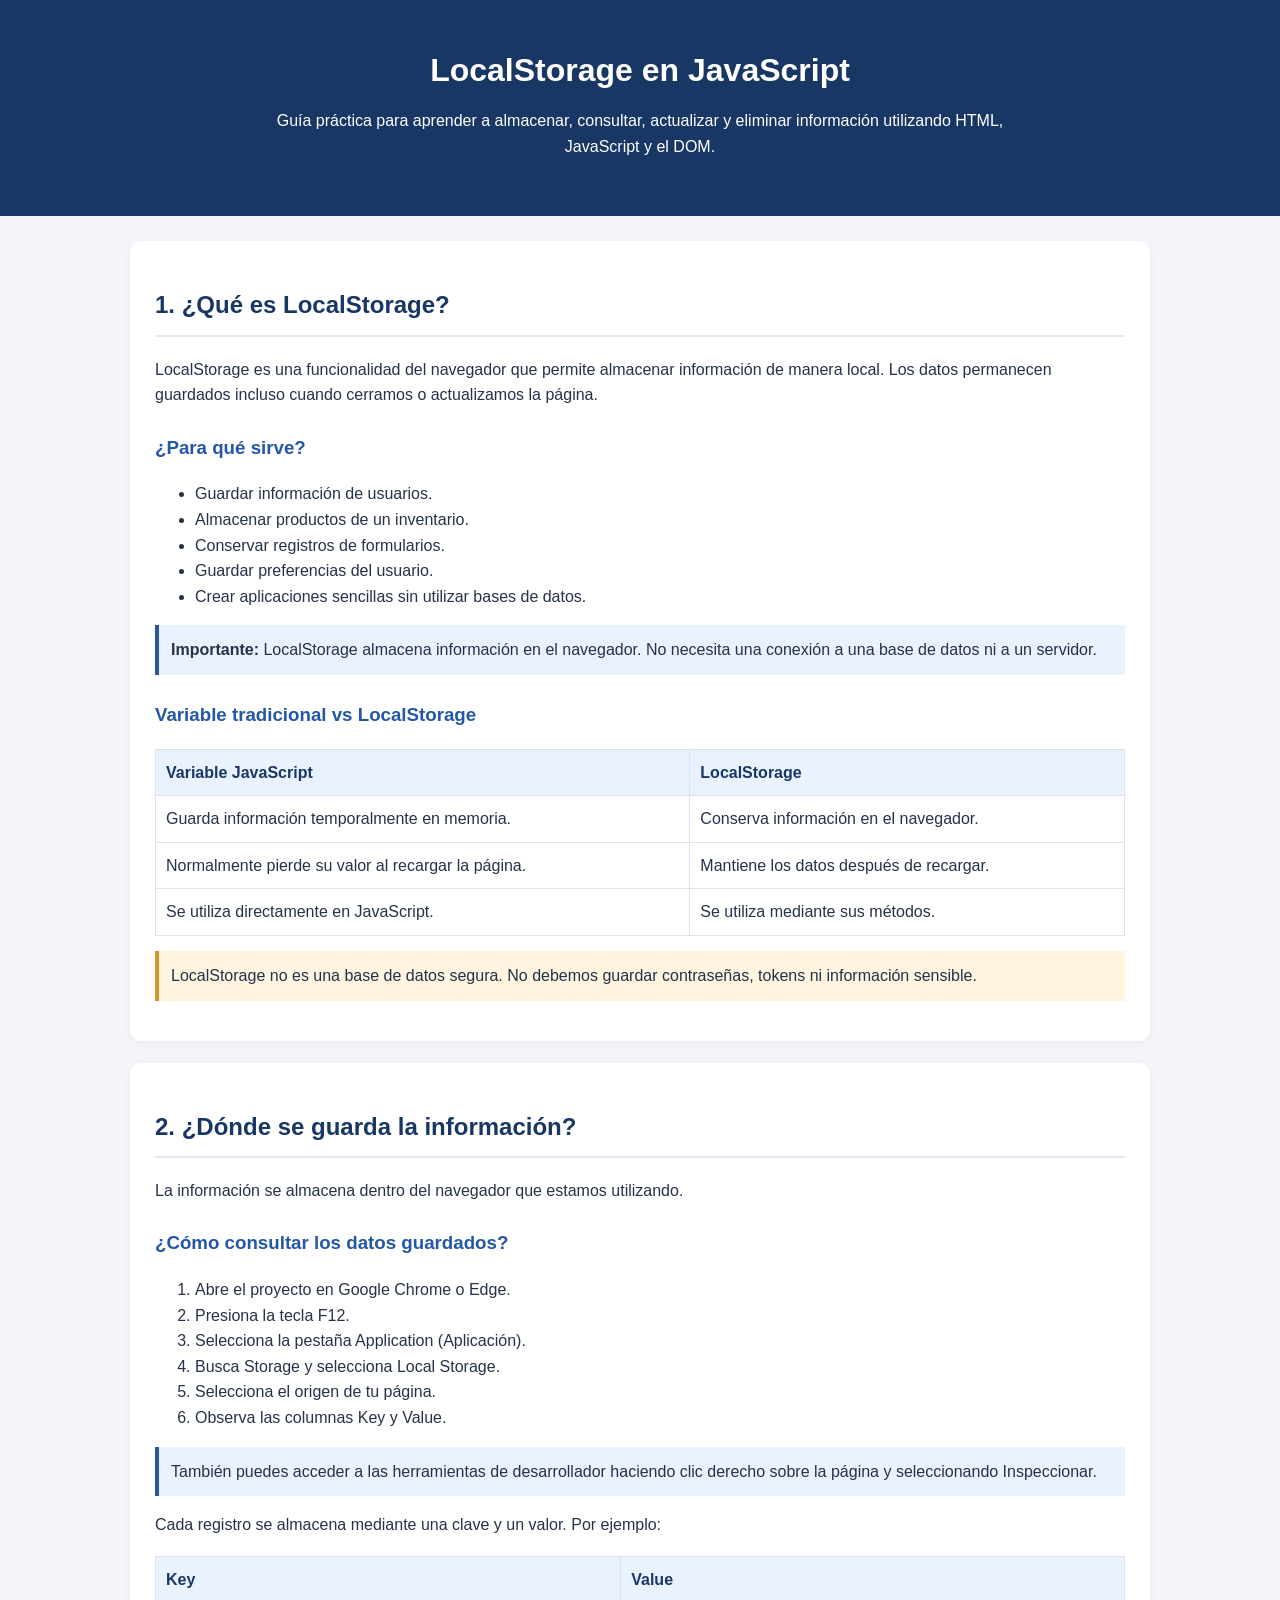
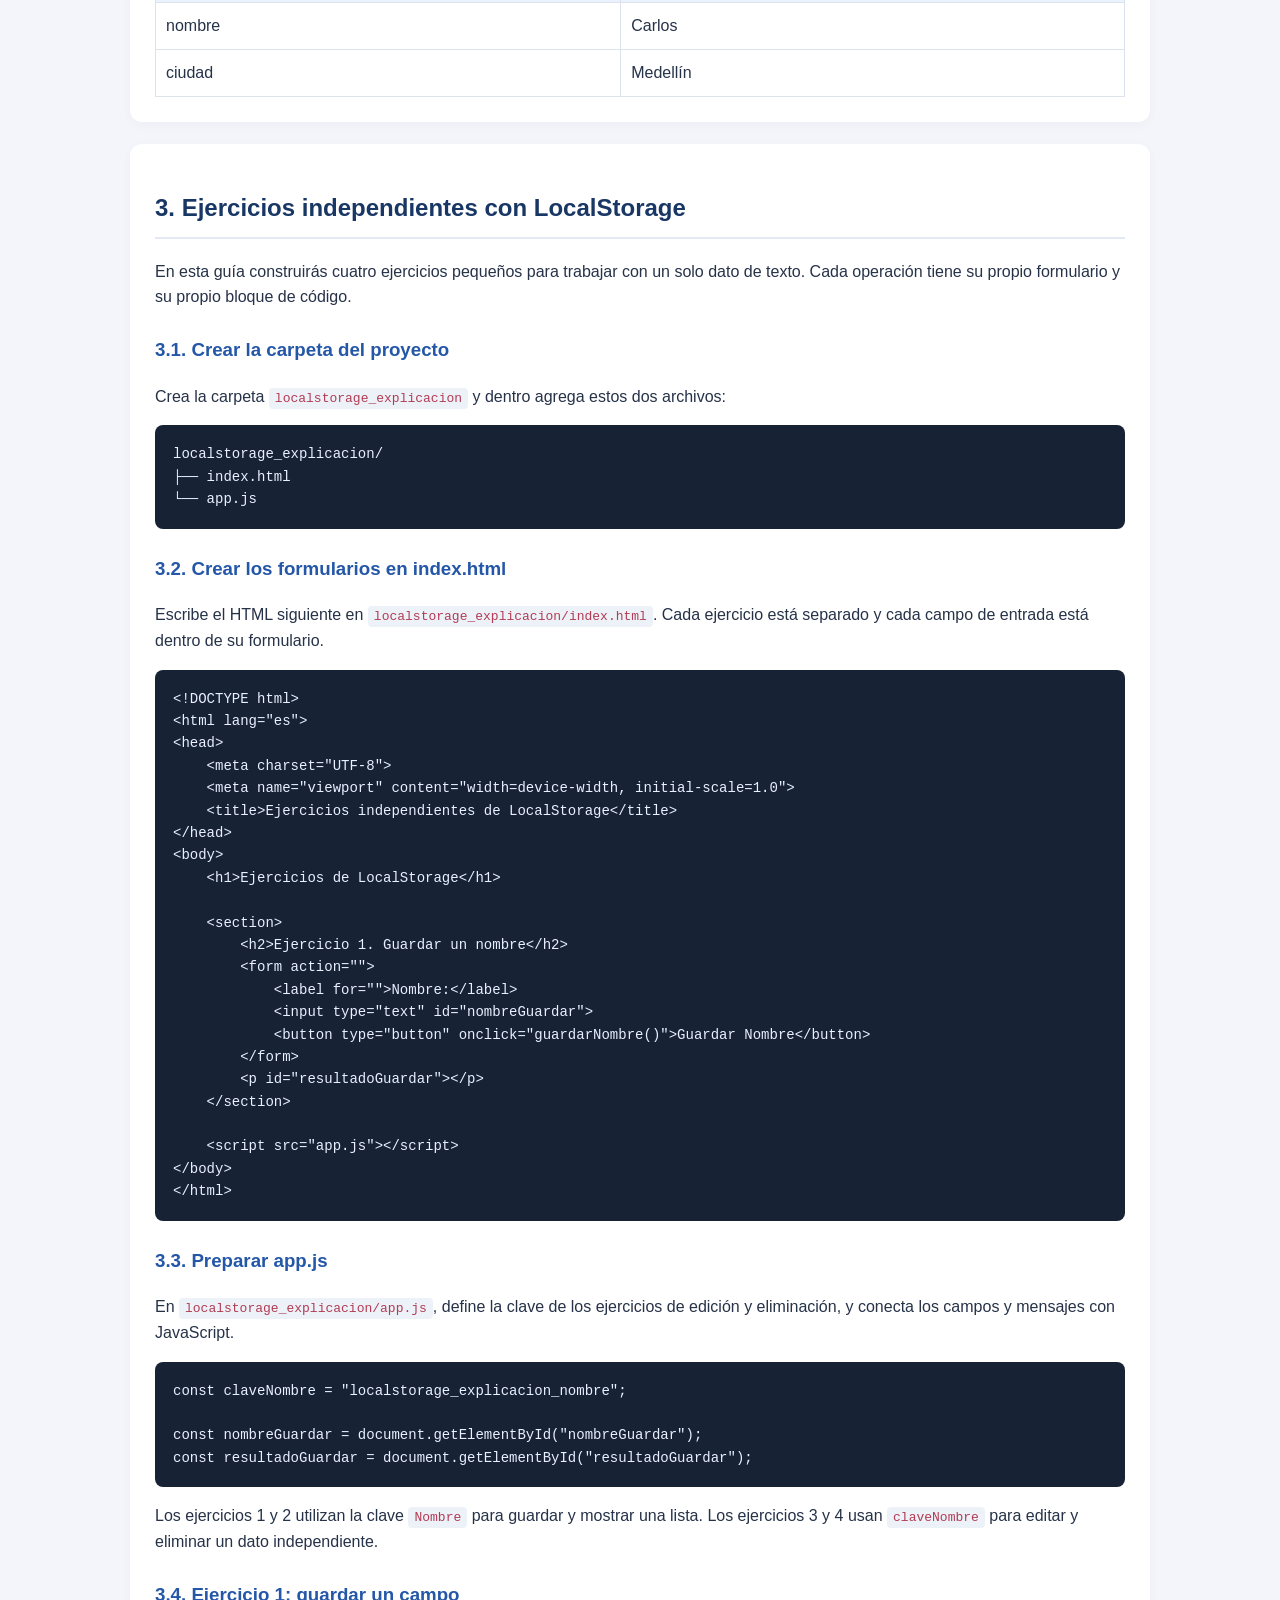
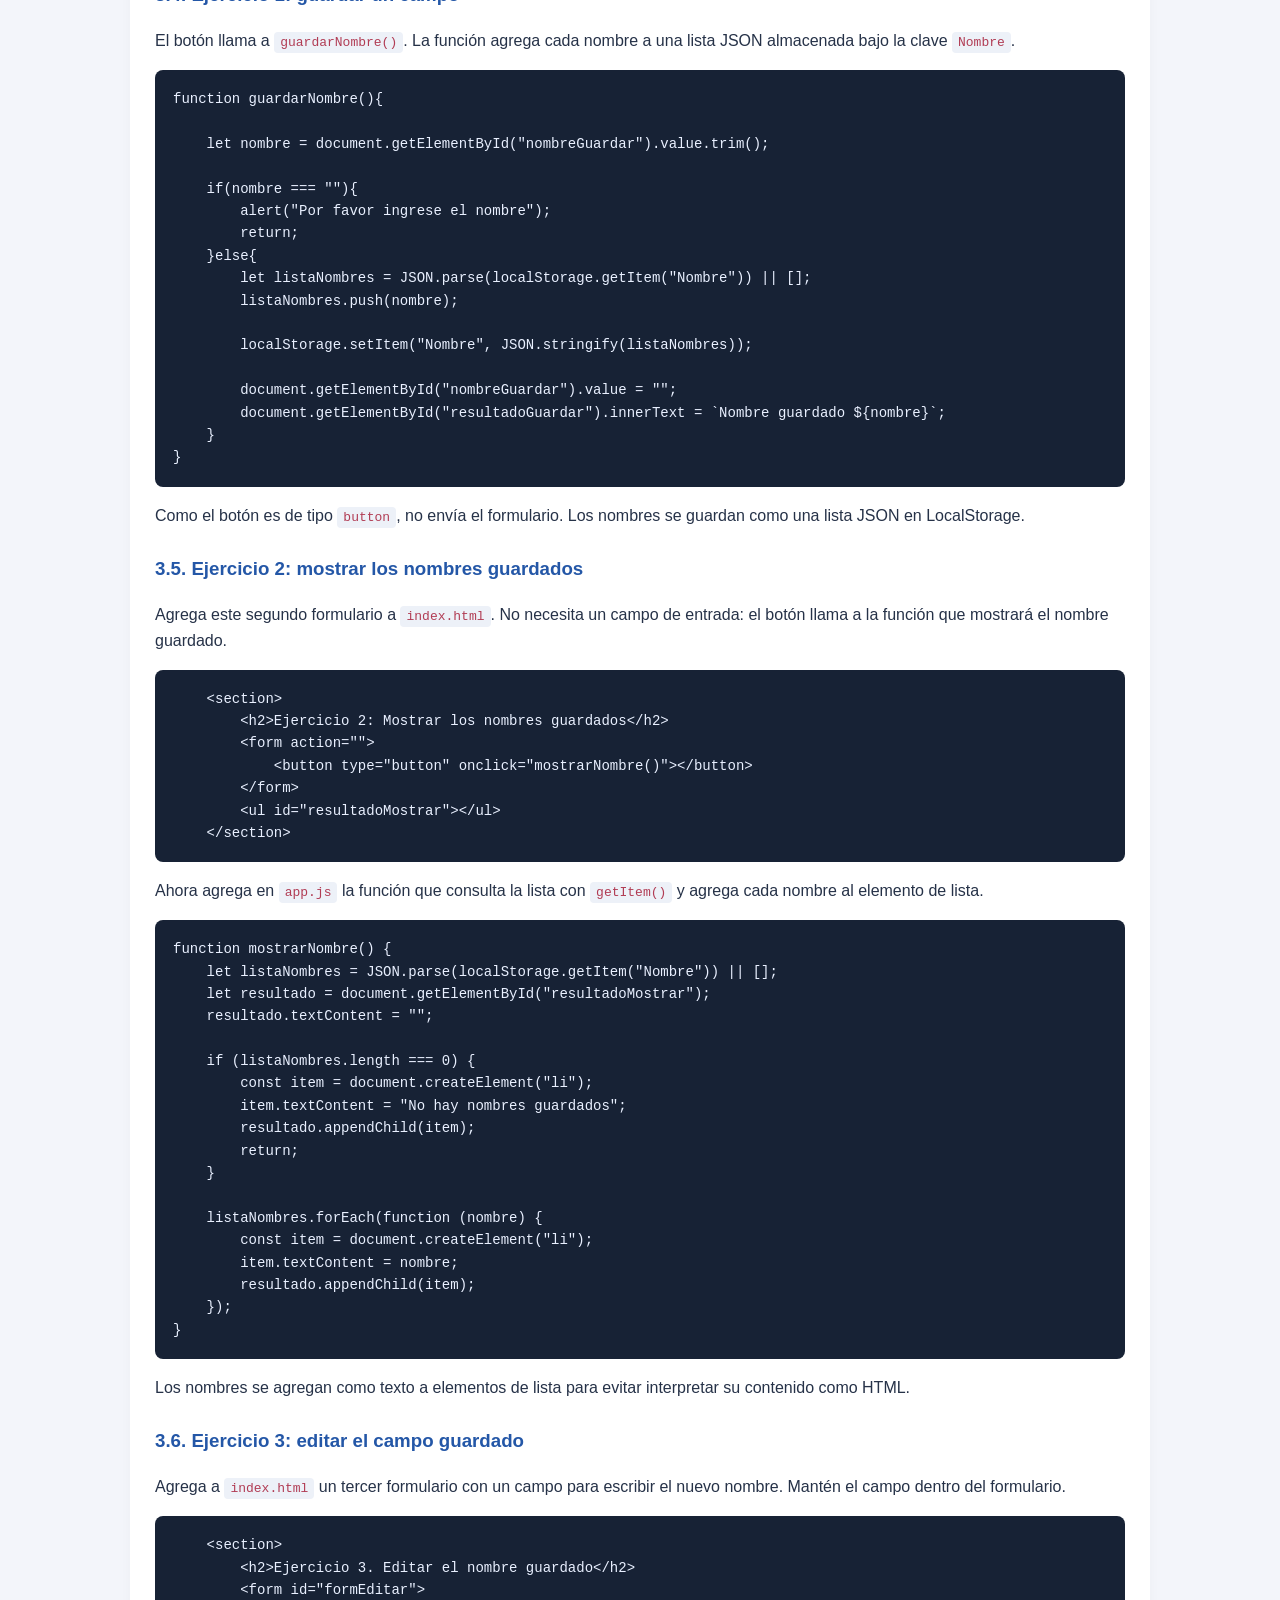
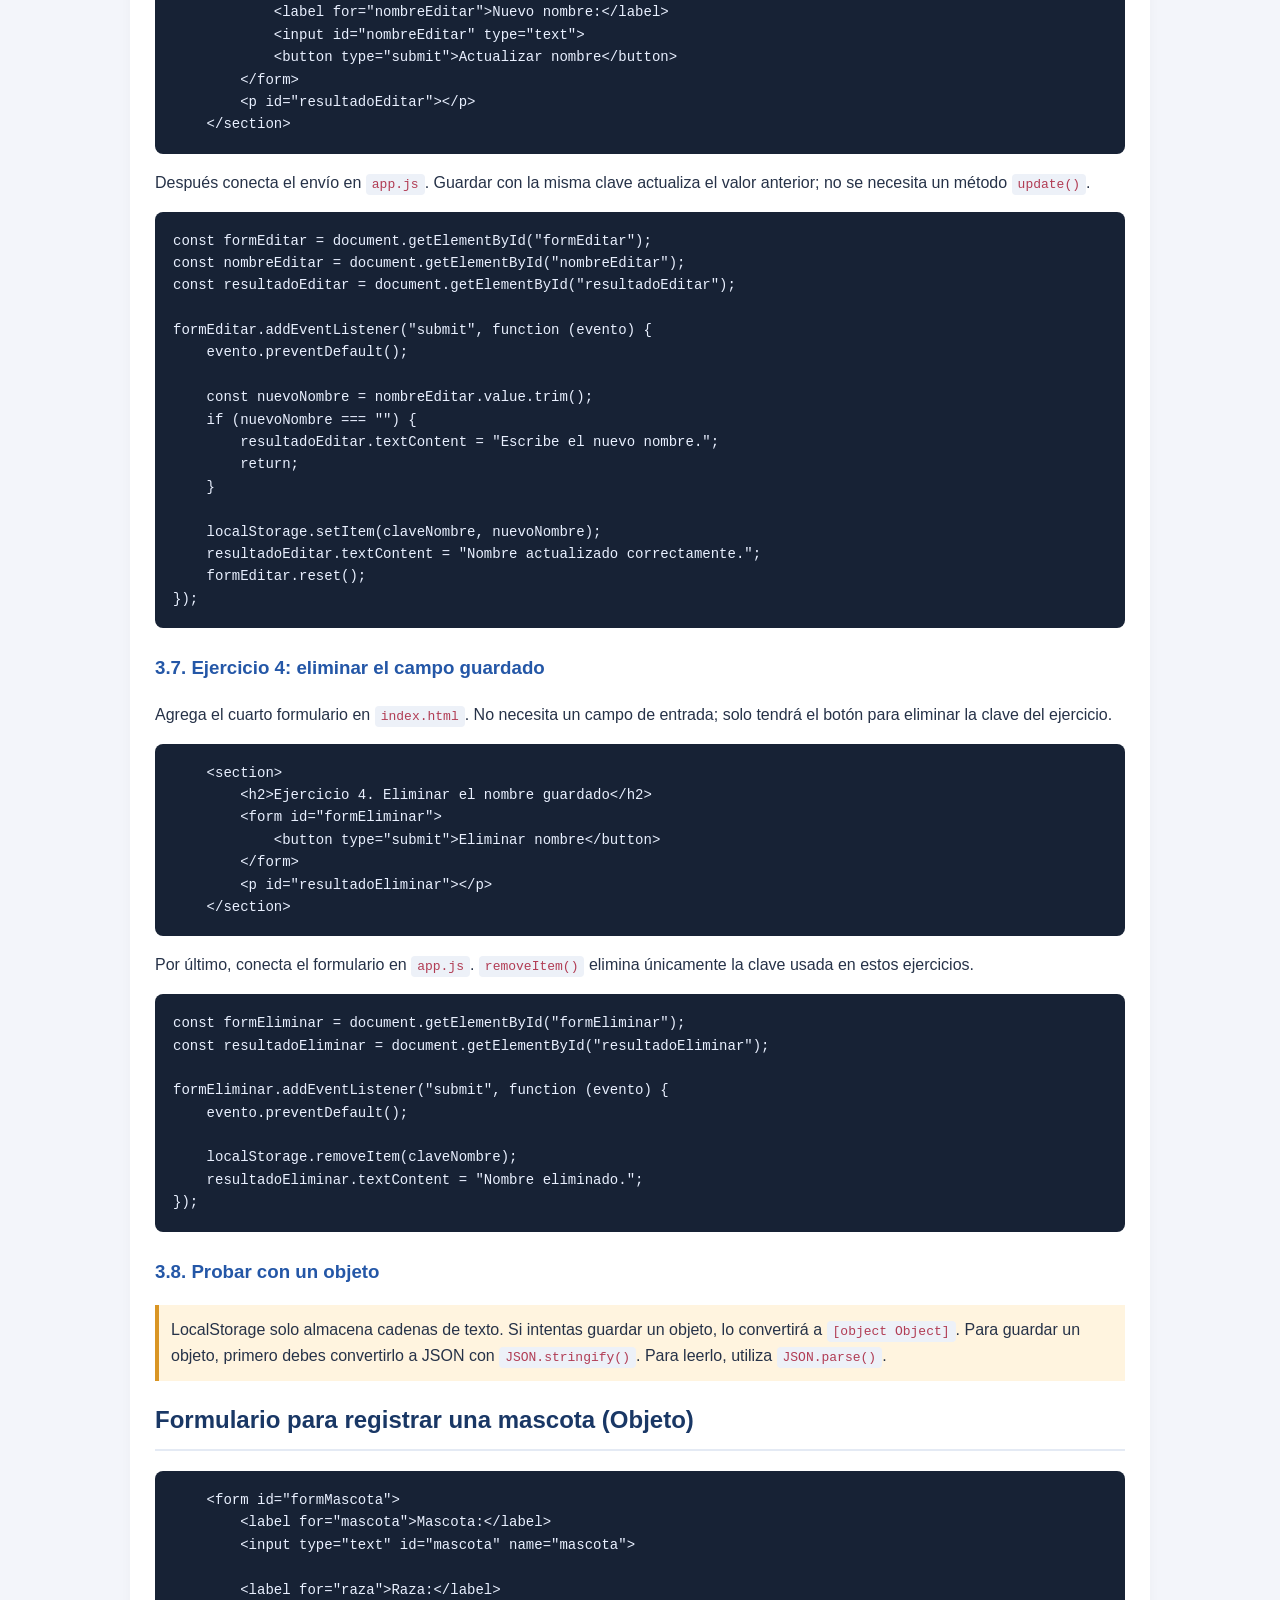
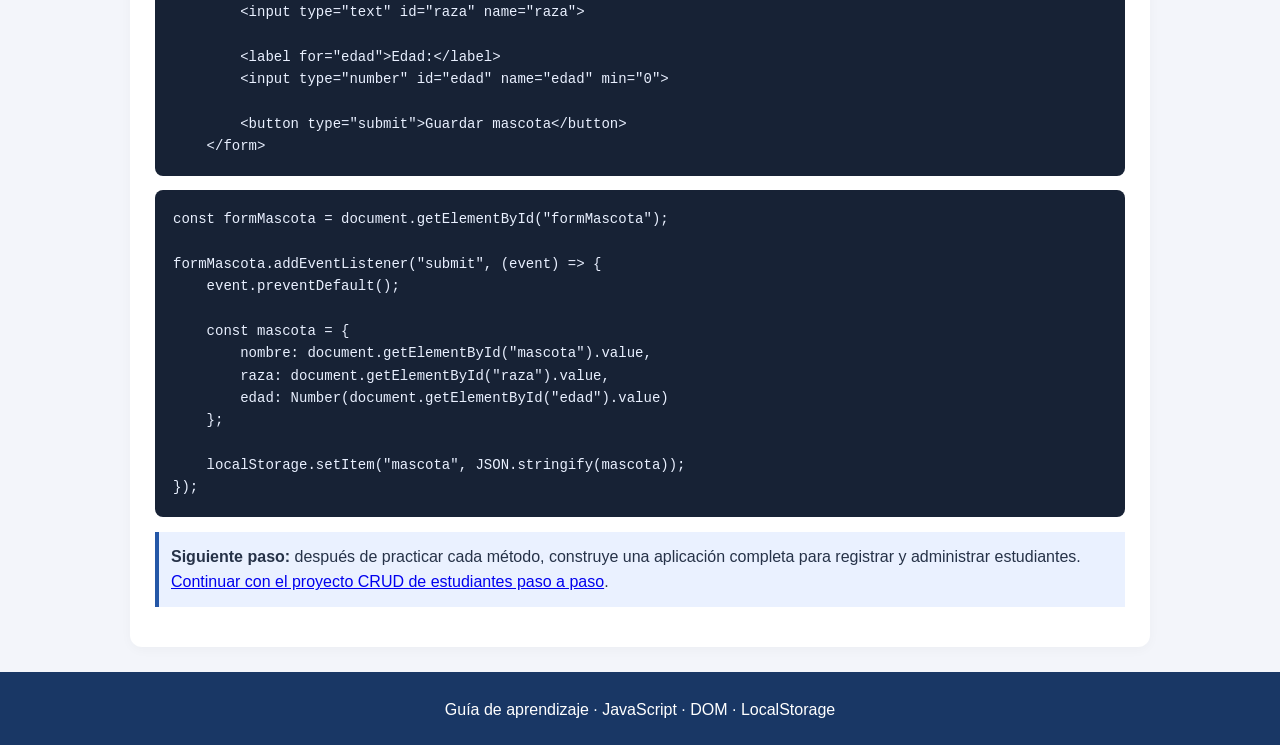
<file: index.html>
<!DOCTYPE html>
<html lang="es">
<head>
    <meta charset="UTF-8">
    <meta name="viewport" content="width=device-width, initial-scale=1.0">
    <title>Guía de LocalStorage en JavaScript</title>
    <link rel="stylesheet" href="css/style.css">
</head>

<body>
<header>
    <h1>LocalStorage en JavaScript</h1>
    <p>
        Guía práctica para aprender a almacenar, consultar,
        actualizar y eliminar información utilizando HTML,
        JavaScript y el DOM.
    </p>
</header>


<main>

<section id="introduccion">

    <h2>1. ¿Qué es LocalStorage?</h2>

    <p>
        LocalStorage es una funcionalidad del navegador que
        permite almacenar información de manera local.
        Los datos permanecen guardados incluso cuando
        cerramos o actualizamos la página.
    </p>

    <h3>¿Para qué sirve?</h3>

    <ul>
        <li>Guardar información de usuarios.</li>
        <li>Almacenar productos de un inventario.</li>
        <li>Conservar registros de formularios.</li>
        <li>Guardar preferencias del usuario.</li>
        <li>Crear aplicaciones sencillas sin utilizar bases de datos.</li>
    </ul>

    <div class="nota">
        <strong>Importante:</strong>
        LocalStorage almacena información en el navegador.
        No necesita una conexión a una base de datos ni a un servidor.
    </div>

    <h3>Variable tradicional vs LocalStorage</h3>

    <table>
        <tr>
            <th>Variable JavaScript</th>
            <th>LocalStorage</th>
        </tr>
        <tr>
            <td>Guarda información temporalmente en memoria.</td>
            <td>Conserva información en el navegador.</td>
        </tr>
        <tr>
            <td>Normalmente pierde su valor al recargar la página.</td>
            <td>Mantiene los datos después de recargar.</td>
        </tr>
        <tr>
            <td>Se utiliza directamente en JavaScript.</td>
            <td>Se utiliza mediante sus métodos.</td>
        </tr>
    </table>

    <div class="alerta">
        LocalStorage no es una base de datos segura.
        No debemos guardar contraseñas, tokens ni información sensible.
    </div>

</section>

<section id="ubicacion">

    <h2>2. ¿Dónde se guarda la información?</h2>

    <p>
        La información se almacena dentro del navegador
        que estamos utilizando.
    </p>

    <h3>¿Cómo consultar los datos guardados?</h3>

    <ol>
        <li>Abre el proyecto en Google Chrome o Edge.</li>
        <li>Presiona la tecla F12.</li>
        <li>Selecciona la pestaña Application (Aplicación).</li>
        <li>Busca Storage y selecciona Local Storage.</li>
        <li>Selecciona el origen de tu página.</li>
        <li>Observa las columnas Key y Value.</li>
    </ol>

    <div class="nota">
        También puedes acceder a las herramientas de desarrollador
        haciendo clic derecho sobre la página y seleccionando
        Inspeccionar.
    </div>

    <p>
        Cada registro se almacena mediante una clave y un valor.
        Por ejemplo:
    </p>

    <table>
        <tr>
            <th>Key</th>
            <th>Value</th>
        </tr>
        <tr>
            <td>nombre</td>
            <td>Carlos</td>
        </tr>
        <tr>
            <td>ciudad</td>
            <td>Medellín</td>
        </tr>
    </table>

</section>


<section id="metodos">
    <h2>3. Ejercicios independientes con LocalStorage</h2>
    <p>En esta guía construirás cuatro ejercicios pequeños para trabajar con un solo dato de texto. Cada operación tiene su propio formulario y su propio bloque de código.</p>

    <h3>3.1. Crear la carpeta del proyecto</h3>
    <p>Crea la carpeta <code>localstorage_explicacion</code> y dentro agrega estos dos archivos:</p>
    <pre><code>localstorage_explicacion/
├── index.html
└── app.js</code></pre>

    <h3>3.2. Crear los formularios en index.html</h3>
    <p>Escribe el HTML siguiente en <code>localstorage_explicacion/index.html</code>. Cada ejercicio está separado y cada campo de entrada está dentro de su formulario.</p>
    <pre><code>&lt;!DOCTYPE html&gt;
&lt;html lang="es"&gt;
&lt;head&gt;
    &lt;meta charset="UTF-8"&gt;
    &lt;meta name="viewport" content="width=device-width, initial-scale=1.0"&gt;
    &lt;title&gt;Ejercicios independientes de LocalStorage&lt;/title&gt;
&lt;/head&gt;
&lt;body&gt;
    &lt;h1&gt;Ejercicios de LocalStorage&lt;/h1&gt;

    &lt;section&gt;
        &lt;h2&gt;Ejercicio 1. Guardar un nombre&lt;/h2&gt;
        &lt;form action=""&gt;
            &lt;label for=""&gt;Nombre:&lt;/label&gt;
            &lt;input type="text" id="nombreGuardar"&gt;
            &lt;button type="button" onclick="guardarNombre()"&gt;Guardar Nombre&lt;/button&gt;
        &lt;/form&gt;
        &lt;p id="resultadoGuardar"&gt;&lt;/p&gt;
    &lt;/section&gt;

    &lt;script src="app.js"&gt;&lt;/script&gt;
&lt;/body&gt;
&lt;/html&gt;</code></pre>

    <h3>3.3. Preparar app.js</h3>
    <p>En <code>localstorage_explicacion/app.js</code>, define la clave de los ejercicios de edición y eliminación, y conecta los campos y mensajes con JavaScript.</p>
    <pre><code>const claveNombre = "localstorage_explicacion_nombre";

const nombreGuardar = document.getElementById("nombreGuardar");
const resultadoGuardar = document.getElementById("resultadoGuardar");</code></pre>
    <p>Los ejercicios 1 y 2 utilizan la clave <code>Nombre</code> para guardar y mostrar una lista. Los ejercicios 3 y 4 usan <code>claveNombre</code> para editar y eliminar un dato independiente.</p>

    <h3>3.4. Ejercicio 1: guardar un campo</h3>
    <p>El botón llama a <code>guardarNombre()</code>. La función agrega cada nombre a una lista JSON almacenada bajo la clave <code>Nombre</code>.</p>
    <pre><code>function guardarNombre(){

    let nombre = document.getElementById("nombreGuardar").value.trim();

    if(nombre === ""){
        alert("Por favor ingrese el nombre");
        return;
    }else{
        let listaNombres = JSON.parse(localStorage.getItem("Nombre")) || [];
        listaNombres.push(nombre);

        localStorage.setItem("Nombre", JSON.stringify(listaNombres));

        document.getElementById("nombreGuardar").value = "";
        document.getElementById("resultadoGuardar").innerText = `Nombre guardado ${nombre}`;
    }
}</code></pre>
    <p>Como el botón es de tipo <code>button</code>, no envía el formulario. Los nombres se guardan como una lista JSON en LocalStorage.</p>

    <h3>3.5. Ejercicio 2: mostrar los nombres guardados</h3>
    <p>Agrega este segundo formulario a <code>index.html</code>. No necesita un campo de entrada: el botón llama a la función que mostrará el nombre guardado.</p>
    <pre><code>    &lt;section&gt;
        &lt;h2&gt;Ejercicio 2: Mostrar los nombres guardados&lt;/h2&gt;
        &lt;form action=""&gt;
            &lt;button type="button" onclick="mostrarNombre()"&gt;&lt;/button&gt;
        &lt;/form&gt;
        &lt;ul id="resultadoMostrar"&gt;&lt;/ul&gt;
    &lt;/section&gt;</code></pre>

    <p>Ahora agrega en <code>app.js</code> la función que consulta la lista con <code>getItem()</code> y agrega cada nombre al elemento de lista.</p>
    <pre><code>function mostrarNombre() {
    let listaNombres = JSON.parse(localStorage.getItem("Nombre")) || [];
    let resultado = document.getElementById("resultadoMostrar");
    resultado.textContent = "";

    if (listaNombres.length === 0) {
        const item = document.createElement("li");
        item.textContent = "No hay nombres guardados";
        resultado.appendChild(item);
        return;
    }

    listaNombres.forEach(function (nombre) {
        const item = document.createElement("li");
        item.textContent = nombre;
        resultado.appendChild(item);
    });
}</code></pre>
    <p>Los nombres se agregan como texto a elementos de lista para evitar interpretar su contenido como HTML.</p>

    <h3>3.6. Ejercicio 3: editar el campo guardado</h3>
    <p>Agrega a <code>index.html</code> un tercer formulario con un campo para escribir el nuevo nombre. Mantén el campo dentro del formulario.</p>
    <pre><code>    &lt;section&gt;
        &lt;h2&gt;Ejercicio 3. Editar el nombre guardado&lt;/h2&gt;
        &lt;form id="formEditar"&gt;
            &lt;label for="nombreEditar"&gt;Nuevo nombre:&lt;/label&gt;
            &lt;input id="nombreEditar" type="text"&gt;
            &lt;button type="submit"&gt;Actualizar nombre&lt;/button&gt;
        &lt;/form&gt;
        &lt;p id="resultadoEditar"&gt;&lt;/p&gt;
    &lt;/section&gt;</code></pre>
    <p>Después conecta el envío en <code>app.js</code>. Guardar con la misma clave actualiza el valor anterior; no se necesita un método <code>update()</code>.</p>
    <pre><code>const formEditar = document.getElementById("formEditar");
const nombreEditar = document.getElementById("nombreEditar");
const resultadoEditar = document.getElementById("resultadoEditar");

formEditar.addEventListener("submit", function (evento) {
    evento.preventDefault();

    const nuevoNombre = nombreEditar.value.trim();
    if (nuevoNombre === "") {
        resultadoEditar.textContent = "Escribe el nuevo nombre.";
        return;
    }

    localStorage.setItem(claveNombre, nuevoNombre);
    resultadoEditar.textContent = "Nombre actualizado correctamente.";
    formEditar.reset();
});</code></pre>

    <h3>3.7. Ejercicio 4: eliminar el campo guardado</h3>
    <p>Agrega el cuarto formulario en <code>index.html</code>. No necesita un campo de entrada; solo tendrá el botón para eliminar la clave del ejercicio.</p>
    <pre><code>    &lt;section&gt;
        &lt;h2&gt;Ejercicio 4. Eliminar el nombre guardado&lt;/h2&gt;
        &lt;form id="formEliminar"&gt;
            &lt;button type="submit"&gt;Eliminar nombre&lt;/button&gt;
        &lt;/form&gt;
        &lt;p id="resultadoEliminar"&gt;&lt;/p&gt;
    &lt;/section&gt;</code></pre>
    <p>Por último, conecta el formulario en <code>app.js</code>. <code>removeItem()</code> elimina únicamente la clave usada en estos ejercicios.</p>
    <pre><code>const formEliminar = document.getElementById("formEliminar");
const resultadoEliminar = document.getElementById("resultadoEliminar");

formEliminar.addEventListener("submit", function (evento) {
    evento.preventDefault();

    localStorage.removeItem(claveNombre);
    resultadoEliminar.textContent = "Nombre eliminado.";
});</code></pre>

    <h3>3.8. Probar con un objeto</h3>

    <div class="alerta">
        LocalStorage solo almacena cadenas de texto. Si intentas guardar un objeto, lo convertirá a <code>[object Object]</code>.
        Para guardar un objeto, primero debes convertirlo a JSON con <code>JSON.stringify()</code>. Para leerlo, utiliza <code>JSON.parse()</code>.
    </div>
    <h2>Formulario para registrar una mascota (Objeto)</h2>
    <pre><code>    &lt;form id="formMascota"&gt;
        &lt;label for="mascota"&gt;Mascota:&lt;/label&gt;
        &lt;input type="text" id="mascota" name="mascota"&gt;

        &lt;label for="raza"&gt;Raza:&lt;/label&gt;
        &lt;input type="text" id="raza" name="raza"&gt;

        &lt;label for="edad"&gt;Edad:&lt;/label&gt;
        &lt;input type="number" id="edad" name="edad" min="0"&gt;

        &lt;button type="submit"&gt;Guardar mascota&lt;/button&gt;
    &lt;/form&gt;</code></pre>

    <pre><code>const formMascota = document.getElementById("formMascota");

formMascota.addEventListener("submit", (event) =&gt; {
    event.preventDefault();

    const mascota = {
        nombre: document.getElementById("mascota").value,
        raza: document.getElementById("raza").value,
        edad: Number(document.getElementById("edad").value)
    };

    localStorage.setItem("mascota", JSON.stringify(mascota));
});</code></pre>
        

    <div class="nota">
        <strong>Siguiente paso:</strong>
        después de practicar cada método, construye una aplicación completa para registrar y administrar estudiantes.
        <a href="proyecto.html">Continuar con el proyecto CRUD de estudiantes paso a paso</a>.
    </div>
</section>
</main>

<footer>
    Guía de aprendizaje · JavaScript · DOM · LocalStorage
</footer>

<script>
    function bloquearPortapapeles(evento) {
        evento.preventDefault();
    }

    document.addEventListener("copy", bloquearPortapapeles);
    document.addEventListener("cut", bloquearPortapapeles);
    document.addEventListener("paste", bloquearPortapapeles);
    document.addEventListener("contextmenu", bloquearPortapapeles);

    document.addEventListener("keydown", function (evento) {
        if ((evento.ctrlKey || evento.metaKey) && ["c", "v", "x"].includes(evento.key.toLowerCase())) {
            evento.preventDefault();
        }
    });
</script>

</body>
</html>
</file>
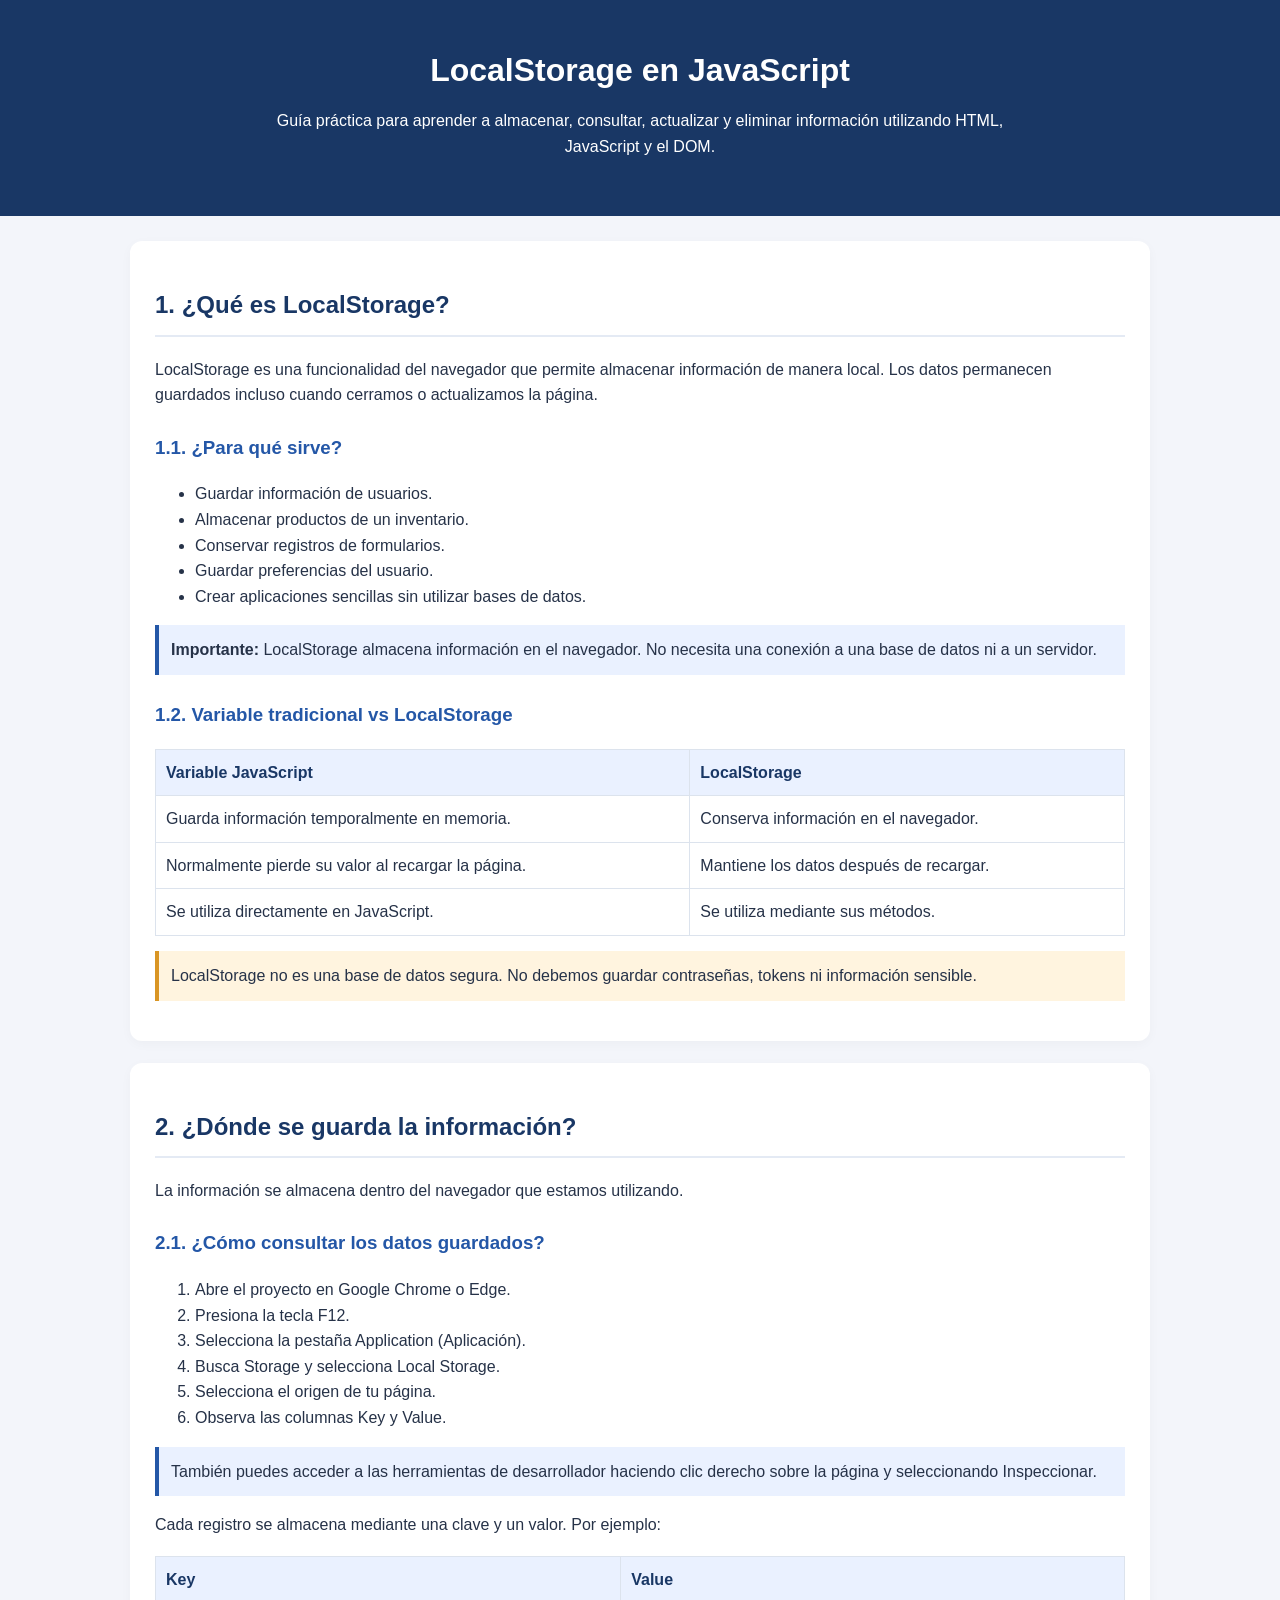
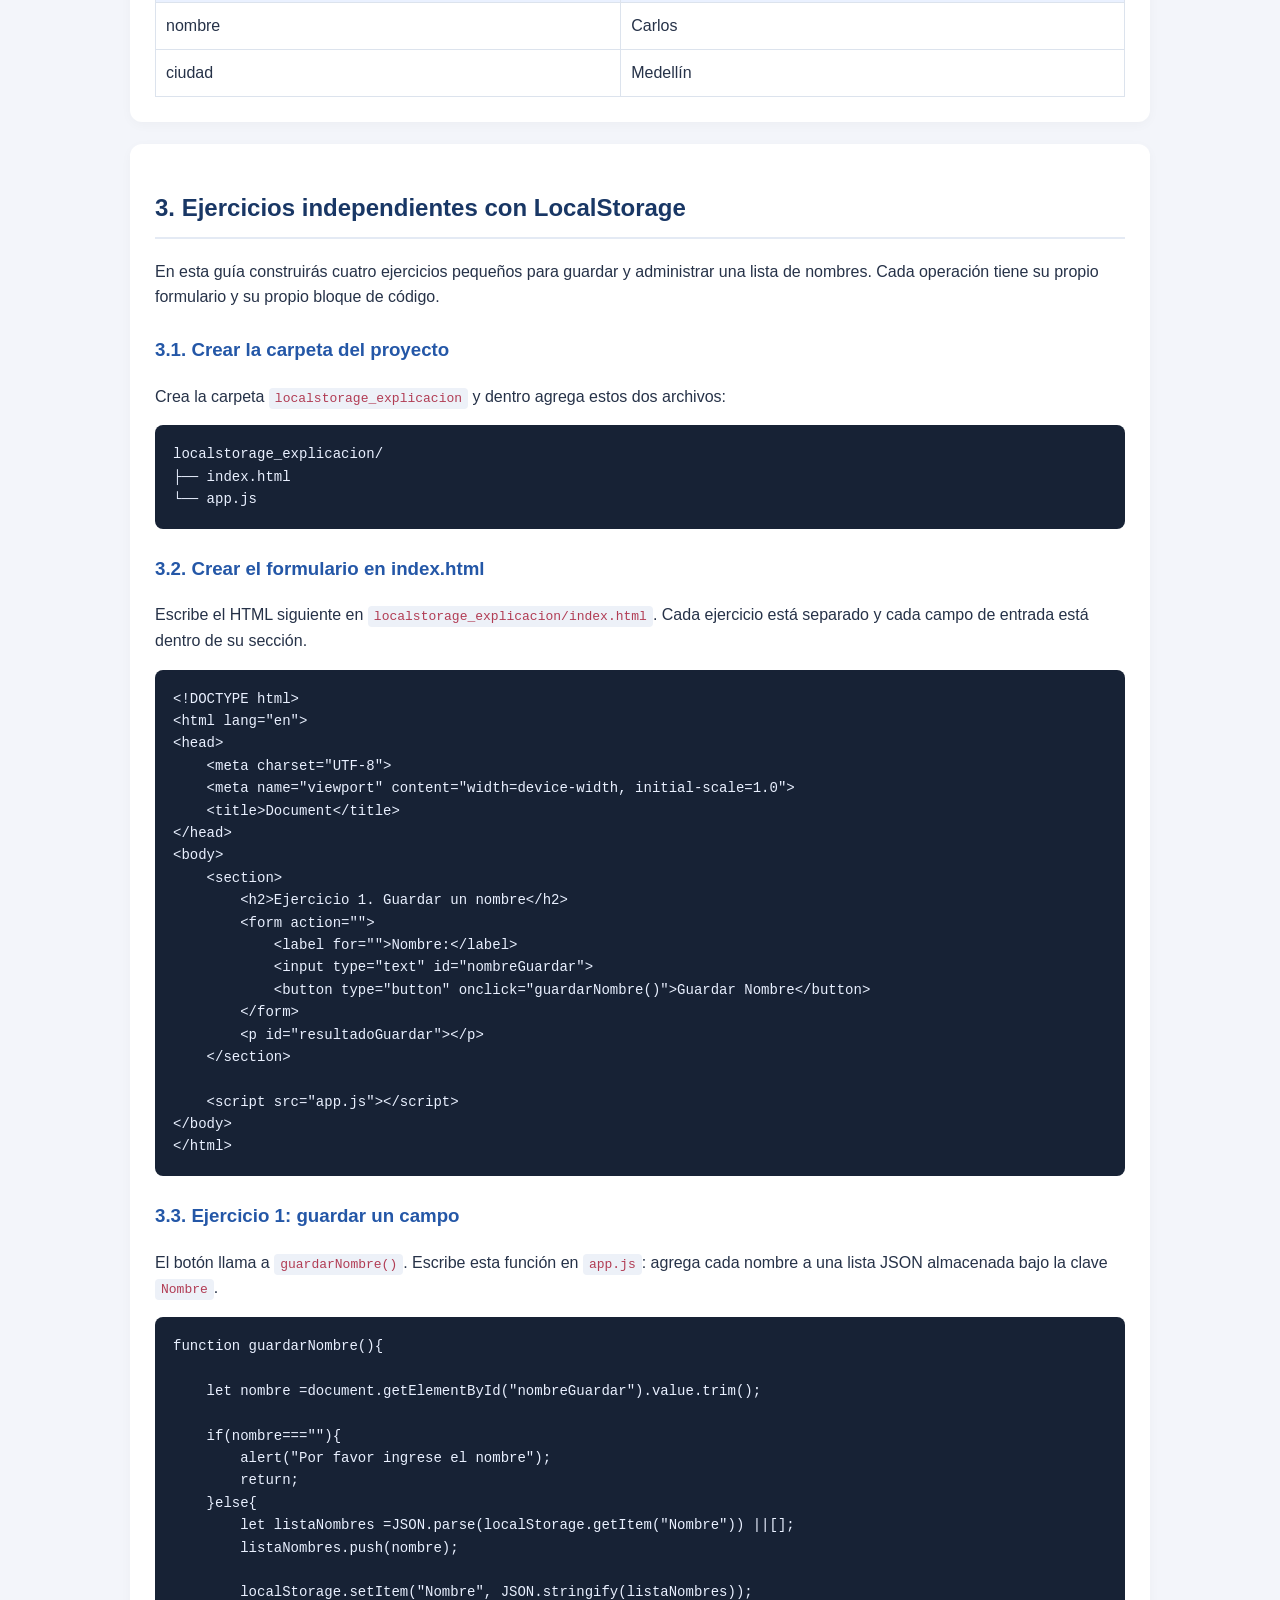
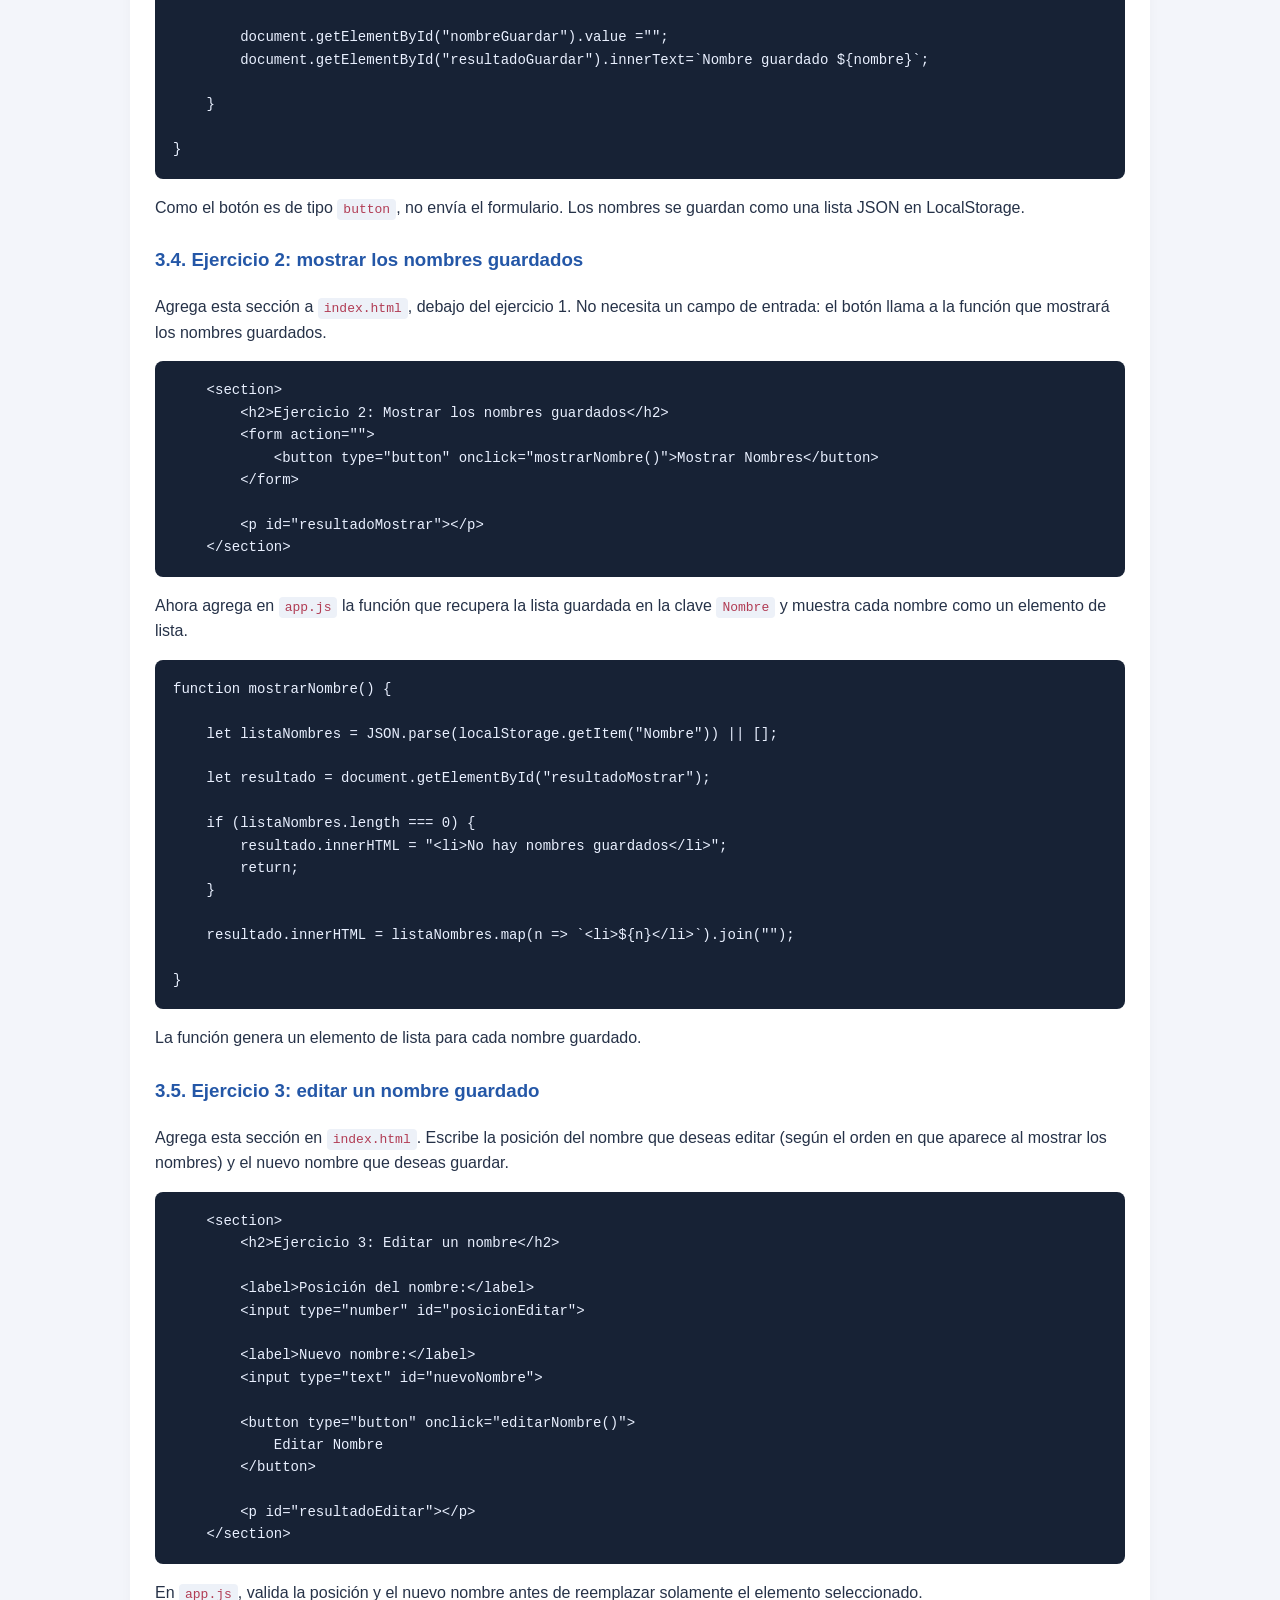
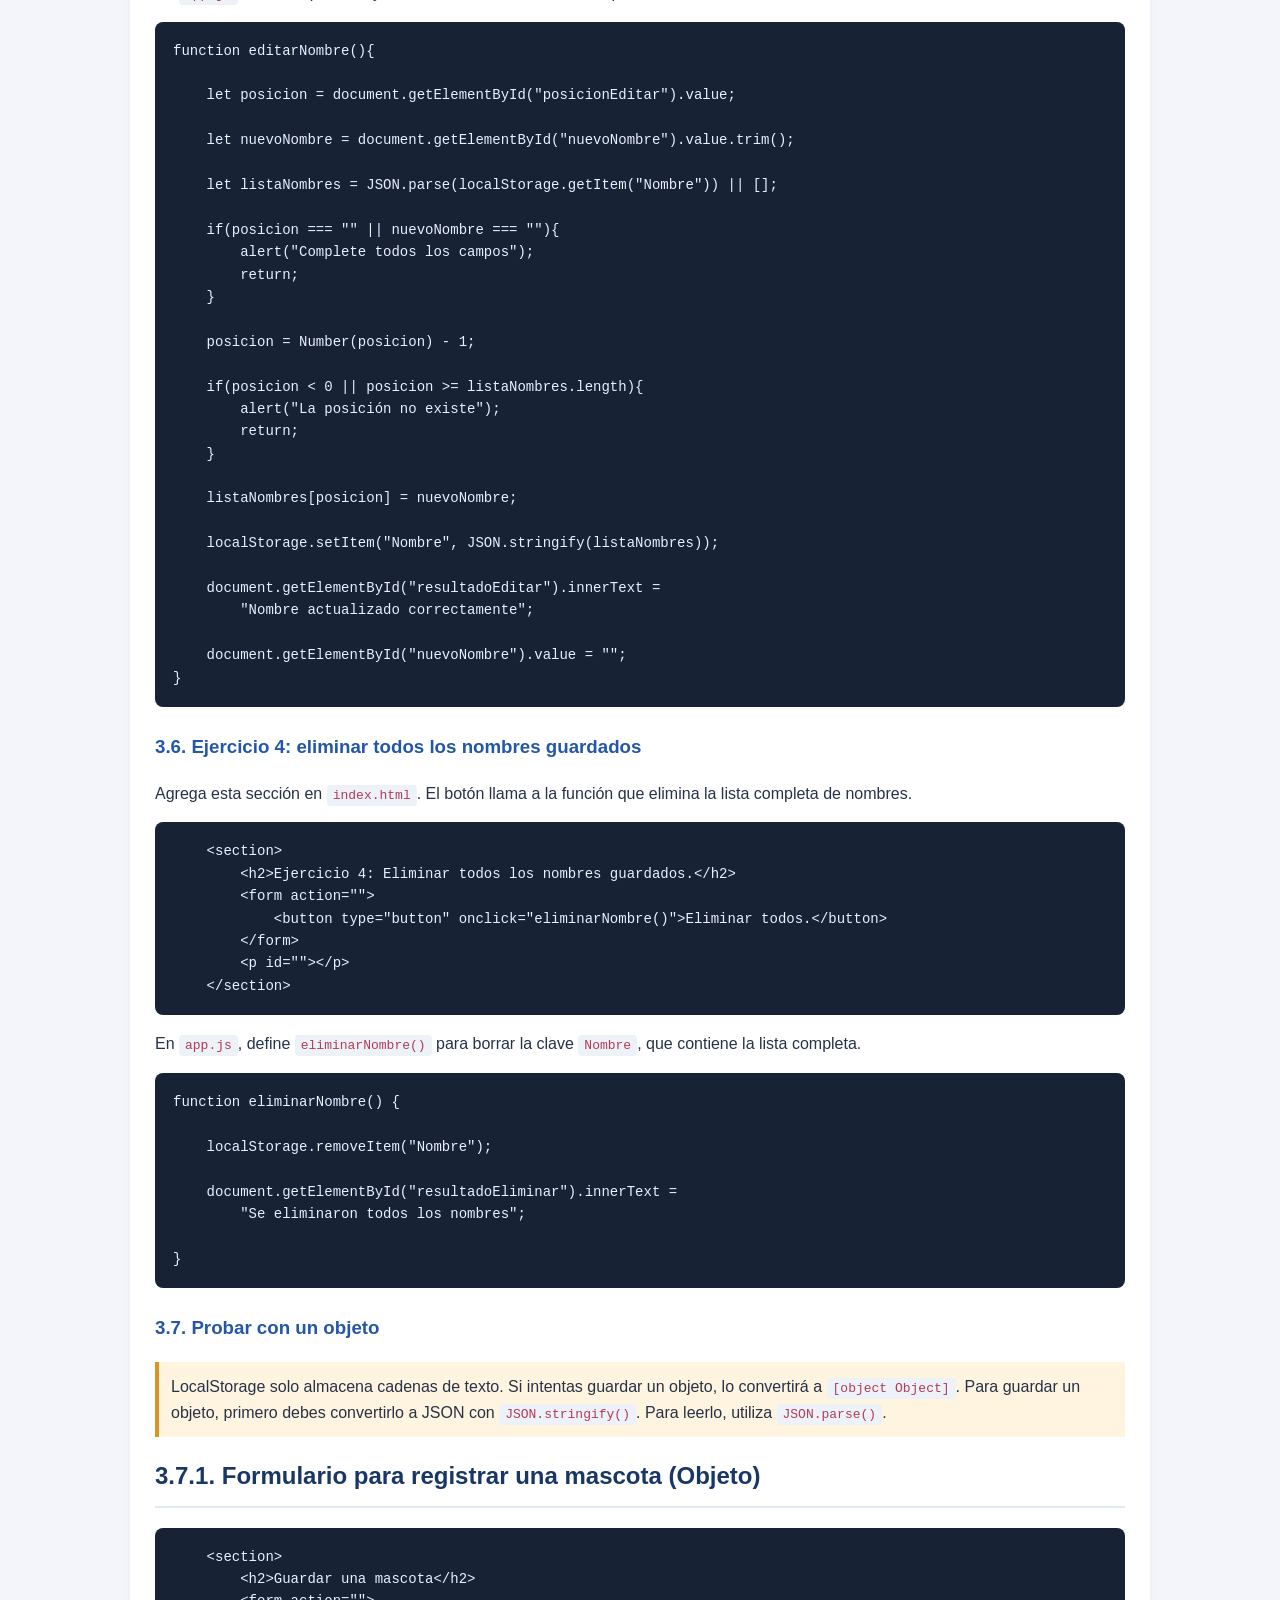
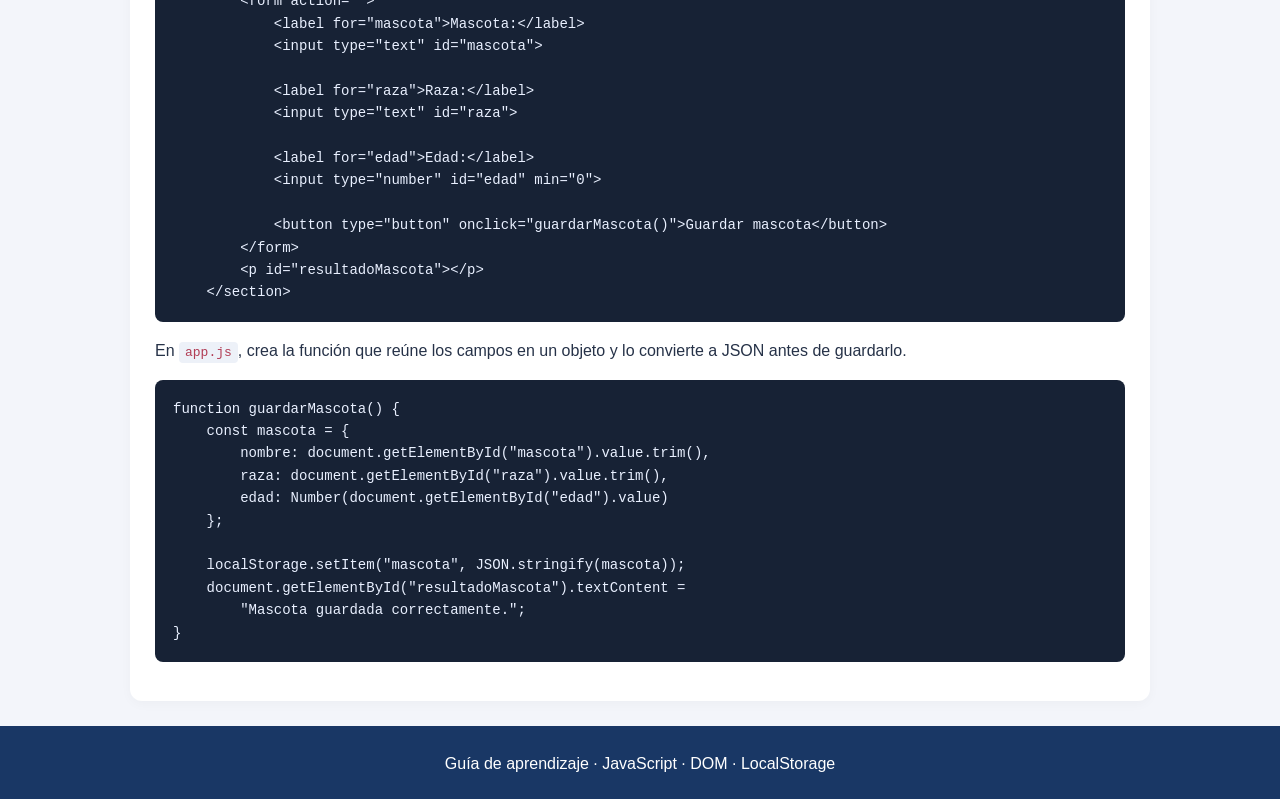
<file: compuestudio/index.html>
<!DOCTYPE html>
<html lang="es">
<head>
    <meta charset="UTF-8">
    <meta name="viewport" content="width=device-width, initial-scale=1.0">
    <title>Guía de LocalStorage en JavaScript</title>
    <link rel="stylesheet" href="css/style.css">
</head>

<body>
<header>
    <h1>LocalStorage en JavaScript</h1>
    <p>
        Guía práctica para aprender a almacenar, consultar,
        actualizar y eliminar información utilizando HTML,
        JavaScript y el DOM.
    </p>
</header>


<main>

<section id="introduccion">

    <h2>1. ¿Qué es LocalStorage?</h2>

    <p>
        LocalStorage es una funcionalidad del navegador que
        permite almacenar información de manera local.
        Los datos permanecen guardados incluso cuando
        cerramos o actualizamos la página.
    </p>

    <h3>1.1. ¿Para qué sirve?</h3>

    <ul>
        <li>Guardar información de usuarios.</li>
        <li>Almacenar productos de un inventario.</li>
        <li>Conservar registros de formularios.</li>
        <li>Guardar preferencias del usuario.</li>
        <li>Crear aplicaciones sencillas sin utilizar bases de datos.</li>
    </ul>

    <div class="nota">
        <strong>Importante:</strong>
        LocalStorage almacena información en el navegador.
        No necesita una conexión a una base de datos ni a un servidor.
    </div>

    <h3>1.2. Variable tradicional vs LocalStorage</h3>

    <table>
        <tr>
            <th>Variable JavaScript</th>
            <th>LocalStorage</th>
        </tr>
        <tr>
            <td>Guarda información temporalmente en memoria.</td>
            <td>Conserva información en el navegador.</td>
        </tr>
        <tr>
            <td>Normalmente pierde su valor al recargar la página.</td>
            <td>Mantiene los datos después de recargar.</td>
        </tr>
        <tr>
            <td>Se utiliza directamente en JavaScript.</td>
            <td>Se utiliza mediante sus métodos.</td>
        </tr>
    </table>

    <div class="alerta">
        LocalStorage no es una base de datos segura.
        No debemos guardar contraseñas, tokens ni información sensible.
    </div>

</section>

<section id="ubicacion">

    <h2>2. ¿Dónde se guarda la información?</h2>

    <p>
        La información se almacena dentro del navegador
        que estamos utilizando.
    </p>

    <h3>2.1. ¿Cómo consultar los datos guardados?</h3>

    <ol>
        <li>Abre el proyecto en Google Chrome o Edge.</li>
        <li>Presiona la tecla F12.</li>
        <li>Selecciona la pestaña Application (Aplicación).</li>
        <li>Busca Storage y selecciona Local Storage.</li>
        <li>Selecciona el origen de tu página.</li>
        <li>Observa las columnas Key y Value.</li>
    </ol>

    <div class="nota">
        También puedes acceder a las herramientas de desarrollador
        haciendo clic derecho sobre la página y seleccionando
        Inspeccionar.
    </div>

    <p>
        Cada registro se almacena mediante una clave y un valor.
        Por ejemplo:
    </p>

    <table>
        <tr>
            <th>Key</th>
            <th>Value</th>
        </tr>
        <tr>
            <td>nombre</td>
            <td>Carlos</td>
        </tr>
        <tr>
            <td>ciudad</td>
            <td>Medellín</td>
        </tr>
    </table>

</section>


<section id="metodos">
    <h2>3. Ejercicios independientes con LocalStorage</h2>
    <p>En esta guía construirás cuatro ejercicios pequeños para guardar y administrar una lista de nombres. Cada operación tiene su propio formulario y su propio bloque de código.</p>

    <h3>3.1. Crear la carpeta del proyecto</h3>
    <p>Crea la carpeta <code>localstorage_explicacion</code> y dentro agrega estos dos archivos:</p>
    <pre><code>localstorage_explicacion/
├── index.html
└── app.js</code></pre>

    <h3>3.2. Crear el formulario en index.html</h3>
    <p>Escribe el HTML siguiente en <code>localstorage_explicacion/index.html</code>. Cada ejercicio está separado y cada campo de entrada está dentro de su sección.</p>
    <pre><code>&lt;!DOCTYPE html&gt;
&lt;html lang="en"&gt;
&lt;head&gt;
    &lt;meta charset="UTF-8"&gt;
    &lt;meta name="viewport" content="width=device-width, initial-scale=1.0"&gt;
    &lt;title&gt;Document&lt;/title&gt;
&lt;/head&gt;
&lt;body&gt;
    &lt;section&gt;
        &lt;h2&gt;Ejercicio 1. Guardar un nombre&lt;/h2&gt;
        &lt;form action=""&gt;
            &lt;label for=""&gt;Nombre:&lt;/label&gt;
            &lt;input type="text" id="nombreGuardar"&gt;
            &lt;button type="button" onclick="guardarNombre()"&gt;Guardar Nombre&lt;/button&gt;
        &lt;/form&gt;
        &lt;p id="resultadoGuardar"&gt;&lt;/p&gt;
    &lt;/section&gt;

    &lt;script src="app.js"&gt;&lt;/script&gt;
&lt;/body&gt;
&lt;/html&gt;</code></pre>


    <h3>3.3. Ejercicio 1: guardar un campo</h3>
    <p>El botón llama a <code>guardarNombre()</code>. Escribe esta función en <code>app.js</code>: agrega cada nombre a una lista JSON almacenada bajo la clave <code>Nombre</code>.</p>
    <pre><code>function guardarNombre(){

    let nombre =document.getElementById("nombreGuardar").value.trim();

    if(nombre===""){
        alert("Por favor ingrese el nombre");
        return;
    }else{
        let listaNombres =JSON.parse(localStorage.getItem("Nombre")) ||[];
        listaNombres.push(nombre);

        localStorage.setItem("Nombre", JSON.stringify(listaNombres));

        document.getElementById("nombreGuardar").value ="";
        document.getElementById("resultadoGuardar").innerText=`Nombre guardado ${nombre}`;

    }

}</code></pre>
    <p>Como el botón es de tipo <code>button</code>, no envía el formulario. Los nombres se guardan como una lista JSON en LocalStorage.</p>

    <h3>3.4. Ejercicio 2: mostrar los nombres guardados</h3>
    <p>Agrega esta sección a <code>index.html</code>, debajo del ejercicio 1. No necesita un campo de entrada: el botón llama a la función que mostrará los nombres guardados.</p>
    <pre><code>    &lt;section&gt;
        &lt;h2&gt;Ejercicio 2: Mostrar los nombres guardados&lt;/h2&gt;
        &lt;form action=""&gt;
            &lt;button type="button" onclick="mostrarNombre()"&gt;Mostrar Nombres&lt;/button&gt;
        &lt;/form&gt;

        &lt;p id="resultadoMostrar"&gt;&lt;/p&gt;
    &lt;/section&gt;</code></pre>

    <p>Ahora agrega en <code>app.js</code> la función que recupera la lista guardada en la clave <code>Nombre</code> y muestra cada nombre como un elemento de lista.</p>
    <pre><code>function mostrarNombre() {

    let listaNombres = JSON.parse(localStorage.getItem("Nombre")) || [];

    let resultado = document.getElementById("resultadoMostrar");

    if (listaNombres.length === 0) {
        resultado.innerHTML = "&lt;li&gt;No hay nombres guardados&lt;/li&gt;";
        return;
    }

    resultado.innerHTML = listaNombres.map(n =&gt; `&lt;li&gt;${n}&lt;/li&gt;`).join("");

}</code></pre>
    <p>La función genera un elemento de lista para cada nombre guardado.</p>

    <h3>3.5. Ejercicio 3: editar un nombre guardado</h3>
    <p>Agrega esta sección en <code>index.html</code>. Escribe la posición del nombre que deseas editar (según el orden en que aparece al mostrar los nombres) y el nuevo nombre que deseas guardar.</p>
    <pre><code>    &lt;section&gt;
        &lt;h2&gt;Ejercicio 3: Editar un nombre&lt;/h2&gt;

        &lt;label&gt;Posición del nombre:&lt;/label&gt;
        &lt;input type="number" id="posicionEditar"&gt;

        &lt;label&gt;Nuevo nombre:&lt;/label&gt;
        &lt;input type="text" id="nuevoNombre"&gt;

        &lt;button type="button" onclick="editarNombre()"&gt;
            Editar Nombre
        &lt;/button&gt;

        &lt;p id="resultadoEditar"&gt;&lt;/p&gt;
    &lt;/section&gt;</code></pre>
    <p>En <code>app.js</code>, valida la posición y el nuevo nombre antes de reemplazar solamente el elemento seleccionado.</p>
    <pre><code>function editarNombre(){

    let posicion = document.getElementById("posicionEditar").value;

    let nuevoNombre = document.getElementById("nuevoNombre").value.trim();

    let listaNombres = JSON.parse(localStorage.getItem("Nombre")) || [];

    if(posicion === "" || nuevoNombre === ""){
        alert("Complete todos los campos");
        return;
    }

    posicion = Number(posicion) - 1;

    if(posicion &lt; 0 || posicion &gt;= listaNombres.length){
        alert("La posición no existe");
        return;
    }

    listaNombres[posicion] = nuevoNombre;

    localStorage.setItem("Nombre", JSON.stringify(listaNombres));

    document.getElementById("resultadoEditar").innerText =
        "Nombre actualizado correctamente";

    document.getElementById("nuevoNombre").value = "";
}</code></pre>

    <h3>3.6. Ejercicio 4: eliminar todos los nombres guardados</h3>
    <p>Agrega esta sección en <code>index.html</code>. El botón llama a la función que elimina la lista completa de nombres.</p>
    <pre><code>    &lt;section&gt;
        &lt;h2&gt;Ejercicio 4: Eliminar todos los nombres guardados.&lt;/h2&gt;
        &lt;form action=""&gt;
            &lt;button type="button" onclick="eliminarNombre()"&gt;Eliminar todos.&lt;/button&gt;
        &lt;/form&gt;
        &lt;p id=""&gt;&lt;/p&gt;
    &lt;/section&gt;</code></pre>
    <p>En <code>app.js</code>, define <code>eliminarNombre()</code> para borrar la clave <code>Nombre</code>, que contiene la lista completa.</p>
    <pre><code>function eliminarNombre() {

    localStorage.removeItem("Nombre");

    document.getElementById("resultadoEliminar").innerText =
        "Se eliminaron todos los nombres";

}</code></pre>

    <h3>3.7. Probar con un objeto</h3>

    <div class="alerta">
        LocalStorage solo almacena cadenas de texto. Si intentas guardar un objeto, lo convertirá a <code>[object Object]</code>.
        Para guardar un objeto, primero debes convertirlo a JSON con <code>JSON.stringify()</code>. Para leerlo, utiliza <code>JSON.parse()</code>.
    </div>
    <h2>3.7.1. Formulario para registrar una mascota (Objeto)</h2>
    <pre><code>    &lt;section&gt;
        &lt;h2&gt;Guardar una mascota&lt;/h2&gt;
        &lt;form action=""&gt;
            &lt;label for="mascota"&gt;Mascota:&lt;/label&gt;
            &lt;input type="text" id="mascota"&gt;

            &lt;label for="raza"&gt;Raza:&lt;/label&gt;
            &lt;input type="text" id="raza"&gt;

            &lt;label for="edad"&gt;Edad:&lt;/label&gt;
            &lt;input type="number" id="edad" min="0"&gt;

            &lt;button type="button" onclick="guardarMascota()"&gt;Guardar mascota&lt;/button&gt;
        &lt;/form&gt;
        &lt;p id="resultadoMascota"&gt;&lt;/p&gt;
    &lt;/section&gt;</code></pre>

    <p>En <code>app.js</code>, crea la función que reúne los campos en un objeto y lo convierte a JSON antes de guardarlo.</p>
    <pre><code>function guardarMascota() {
    const mascota = {
        nombre: document.getElementById("mascota").value.trim(),
        raza: document.getElementById("raza").value.trim(),
        edad: Number(document.getElementById("edad").value)
    };

    localStorage.setItem("mascota", JSON.stringify(mascota));
    document.getElementById("resultadoMascota").textContent =
        "Mascota guardada correctamente.";
}</code></pre>
        

</section>
</main>

<footer>
    Guía de aprendizaje · JavaScript · DOM · LocalStorage
</footer>

<script>
    function bloquearPortapapeles(evento) {
        evento.preventDefault();
    }

    document.addEventListener("copy", bloquearPortapapeles);
    document.addEventListener("cut", bloquearPortapapeles);
    document.addEventListener("paste", bloquearPortapapeles);
    document.addEventListener("contextmenu", bloquearPortapapeles);

    document.addEventListener("keydown", function (evento) {
        if ((evento.ctrlKey || evento.metaKey) && ["c", "v", "x"].includes(evento.key.toLowerCase())) {
            evento.preventDefault();
        }
    });
</script>

</body>
</html>
</file>
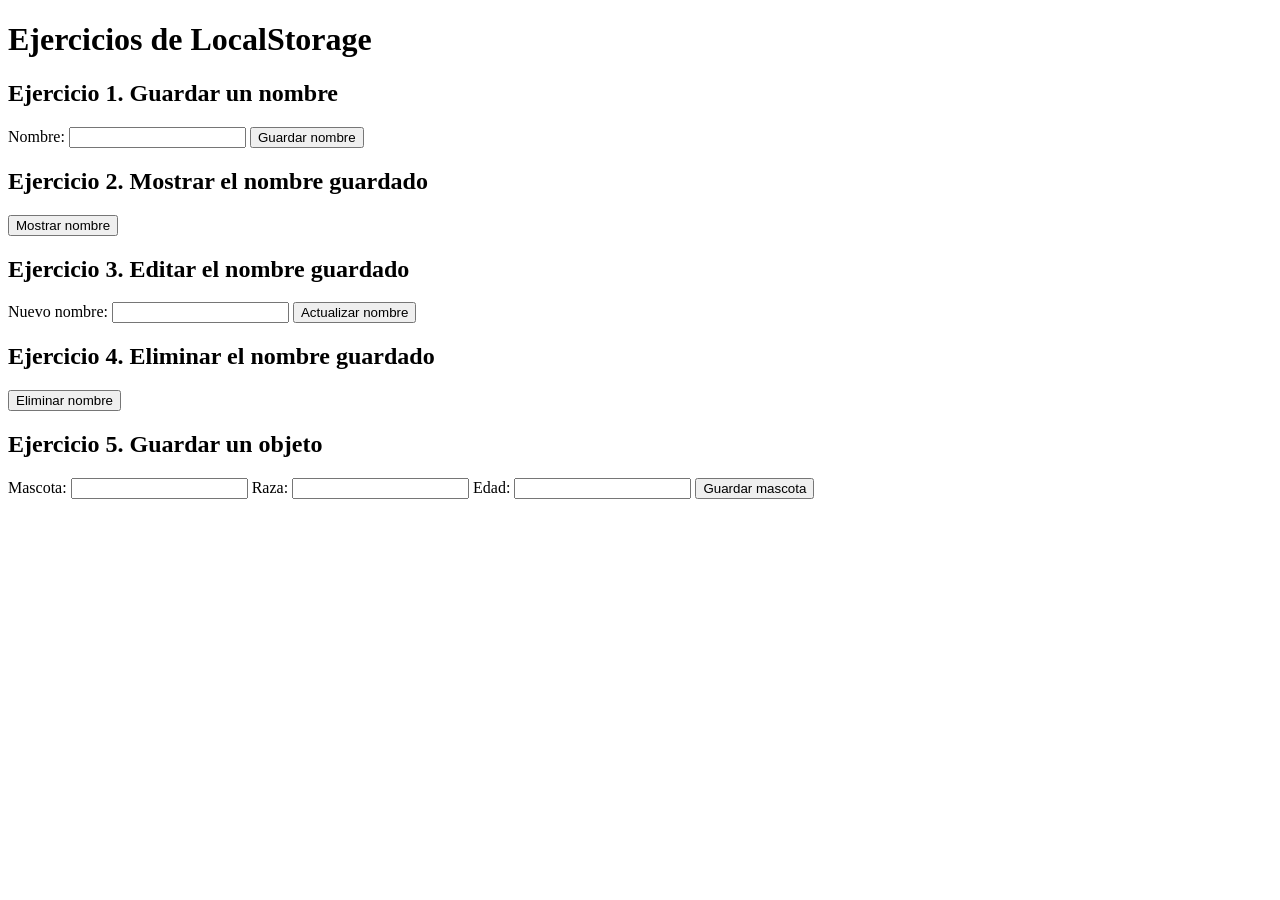
<file: solucion/index.html>
<!DOCTYPE html>
<html lang="es">
<head>
    <meta charset="UTF-8">
    <meta name="viewport" content="width=device-width, initial-scale=1.0">
    <title>Ejercicios independientes de LocalStorage</title>
</head>
<body>
    <h1>Ejercicios de LocalStorage</h1>

    <section>
        <h2>Ejercicio 1. Guardar un nombre</h2>
        <form id="formGuardar">
            <label for="nombreGuardar">Nombre:</label>
            <input id="nombreGuardar" type="text">
            <button type="submit">Guardar nombre</button>
        </form>
        <p id="resultadoGuardar"></p>
    </section>

     <section>
        <h2>Ejercicio 2. Mostrar el nombre guardado</h2>
        <form id="formMostrar">
            <button type="submit">Mostrar nombre</button>
        </form>
        <p id="resultadoMostrar"></p>
    </section>


    <section>
        <h2>Ejercicio 3. Editar el nombre guardado</h2>
        <form id="formEditar">
            <label for="nombreEditar">Nuevo nombre:</label>
            <input id="nombreEditar" type="text">
            <button type="submit">Actualizar nombre</button>
        </form>
        <p id="resultadoEditar"></p>
    </section>

    <section>
        <h2>Ejercicio 4. Eliminar el nombre guardado</h2>
        <form id="formEliminar">
            <button type="submit">Eliminar nombre</button>
        </form>
        <p id="resultadoEliminar"></p>
    </section>
    <h2>Ejercicio 5. Guardar un objeto</h2>

        <form id="formMascota">
        <label for="mascota">Mascota:</label>
        <input type="text" id="mascota" name="mascota">

        <label for="raza">Raza:</label>
        <input type="text" id="raza" name="raza">

        <label for="edad">Edad:</label>
        <input type="number" id="edad" name="edad" min="0">

        <button type="submit">Guardar mascota</button>
    </form>
    <p id="resultadoMascota"></p>

    <script src="js/app.js"></script>
</body>
</html>
</file>
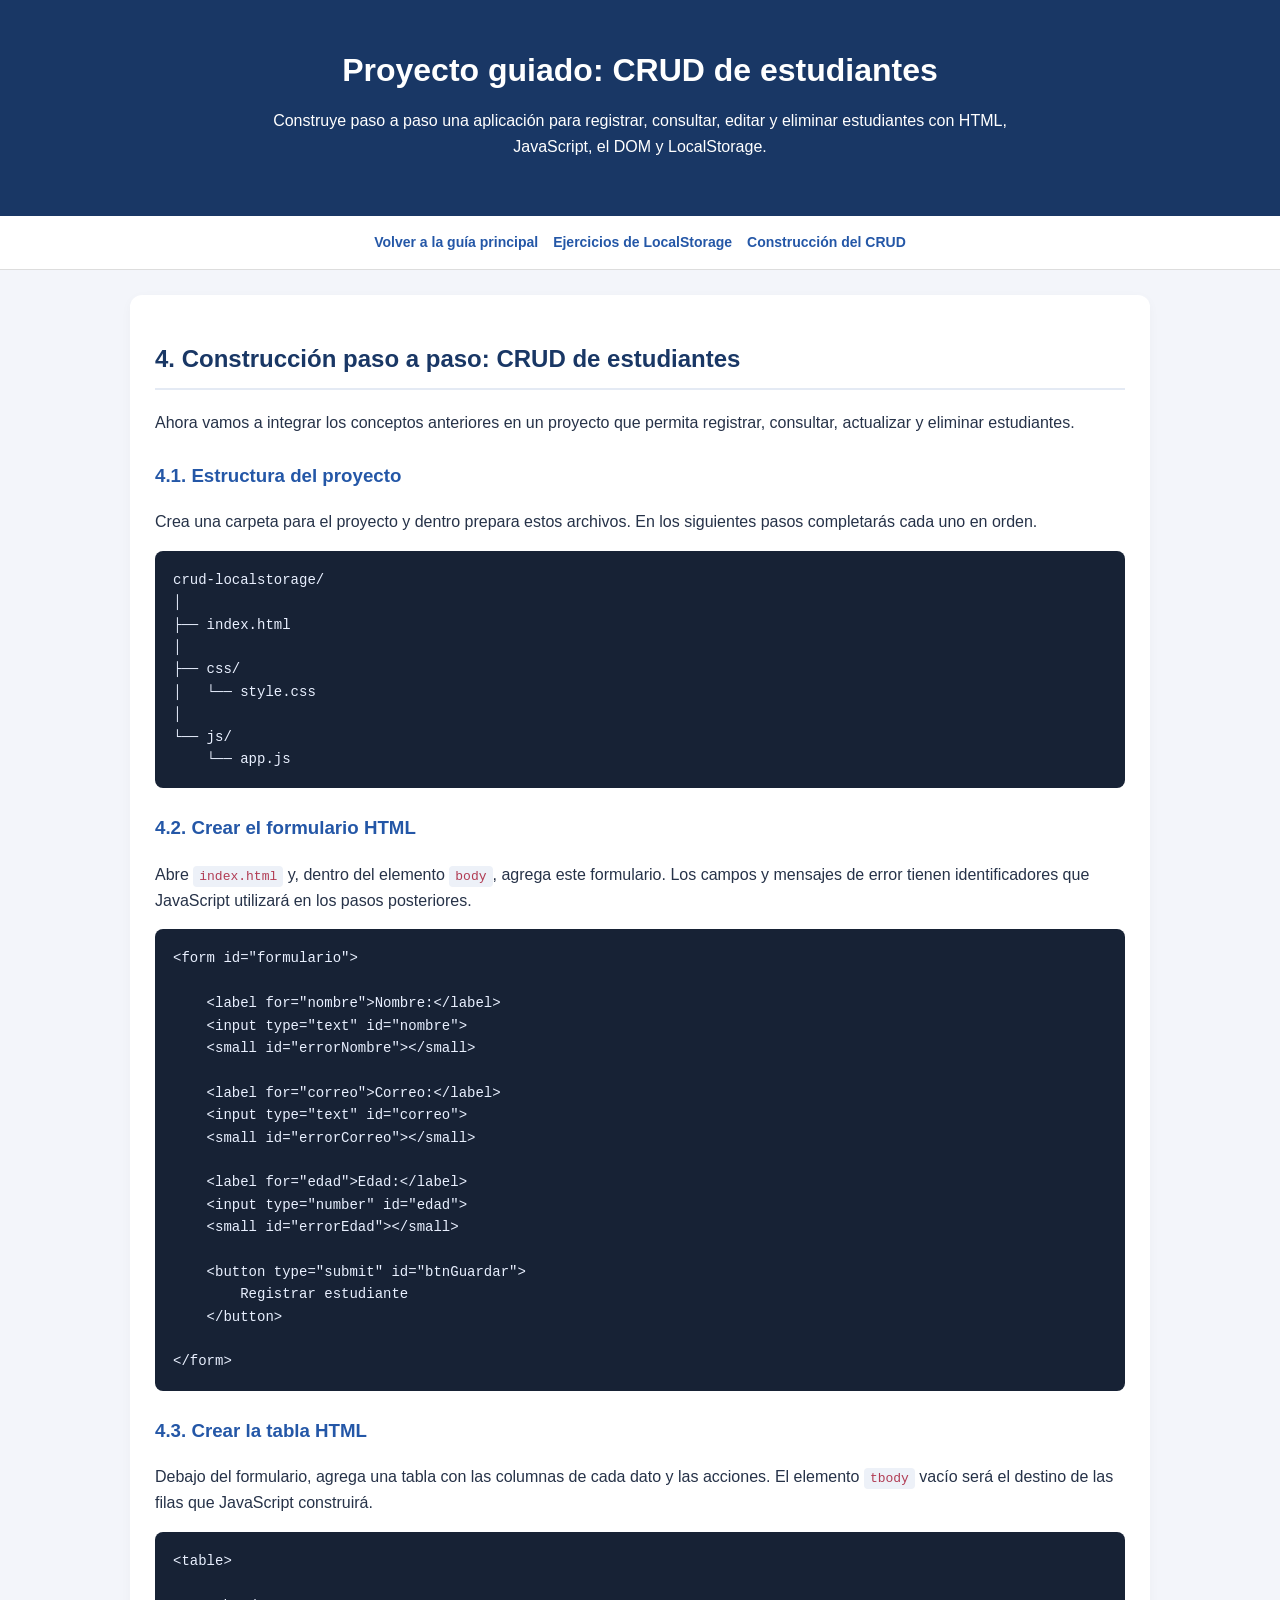
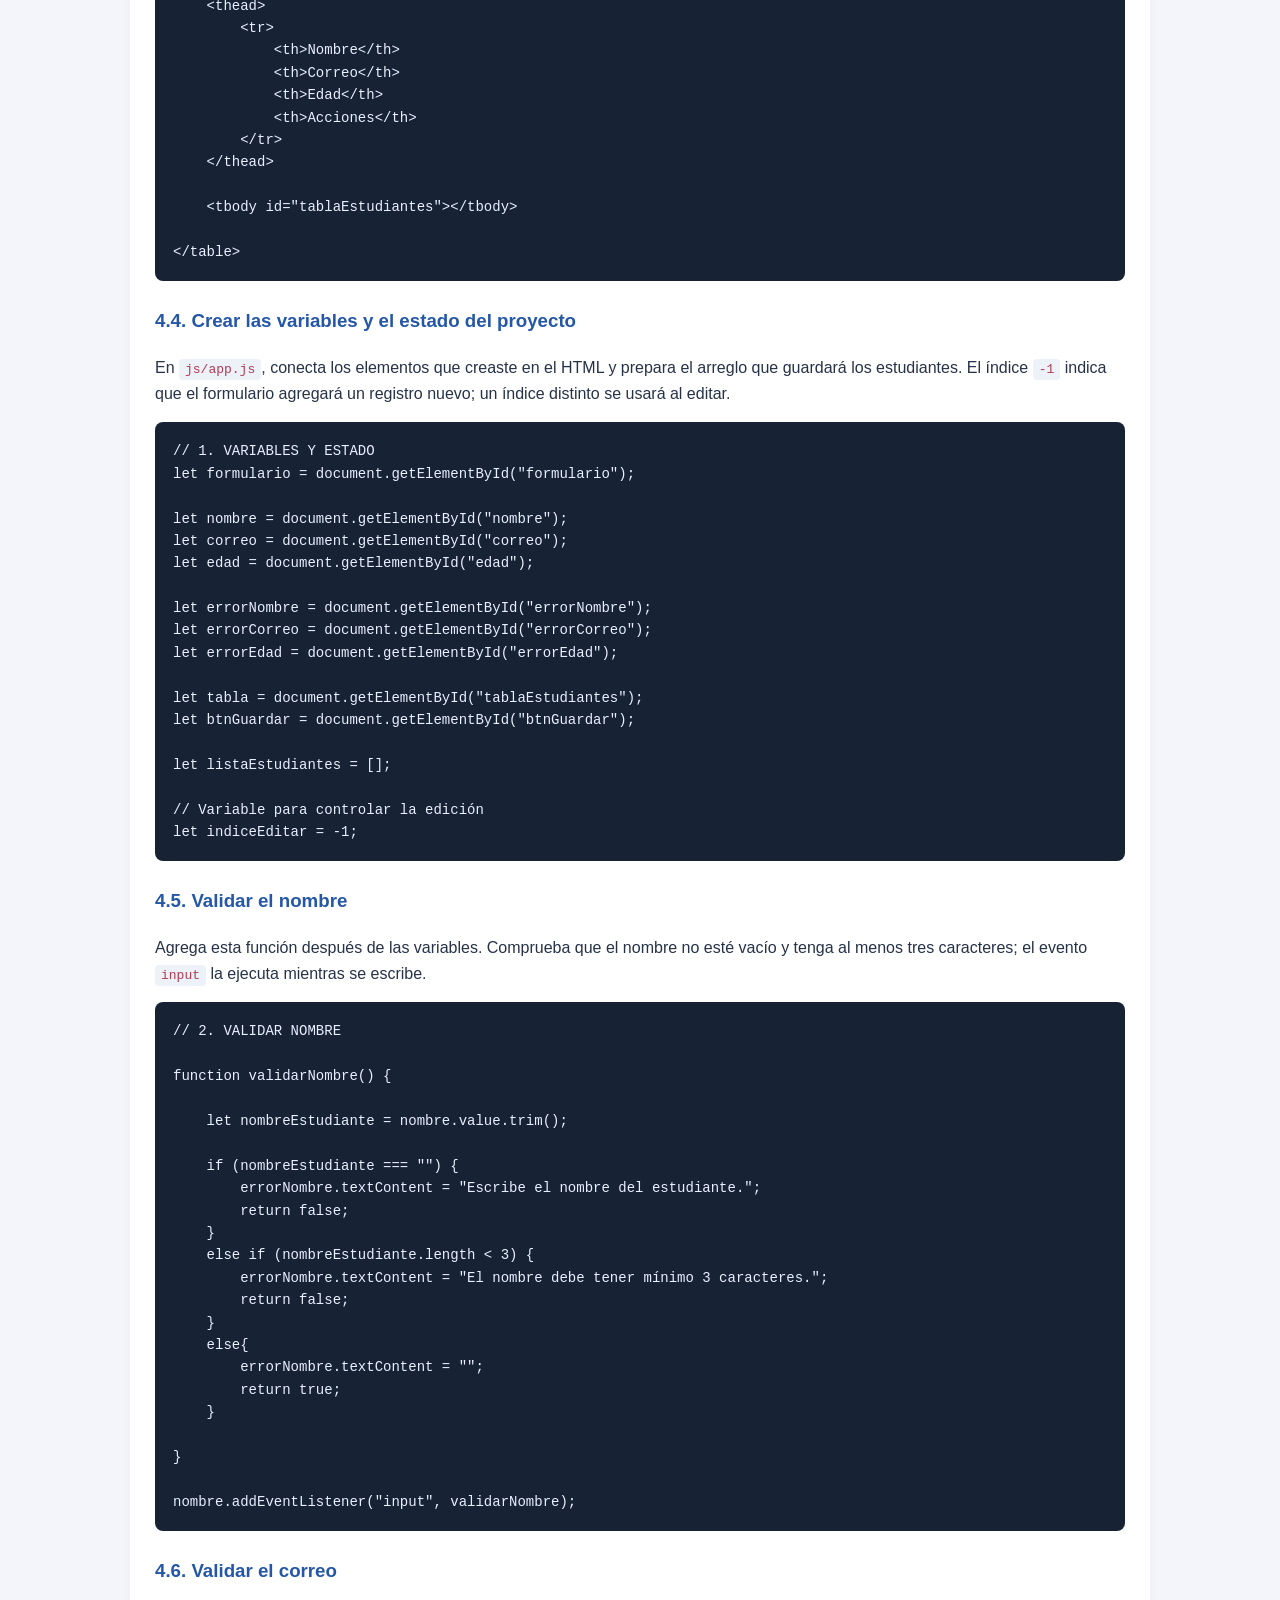
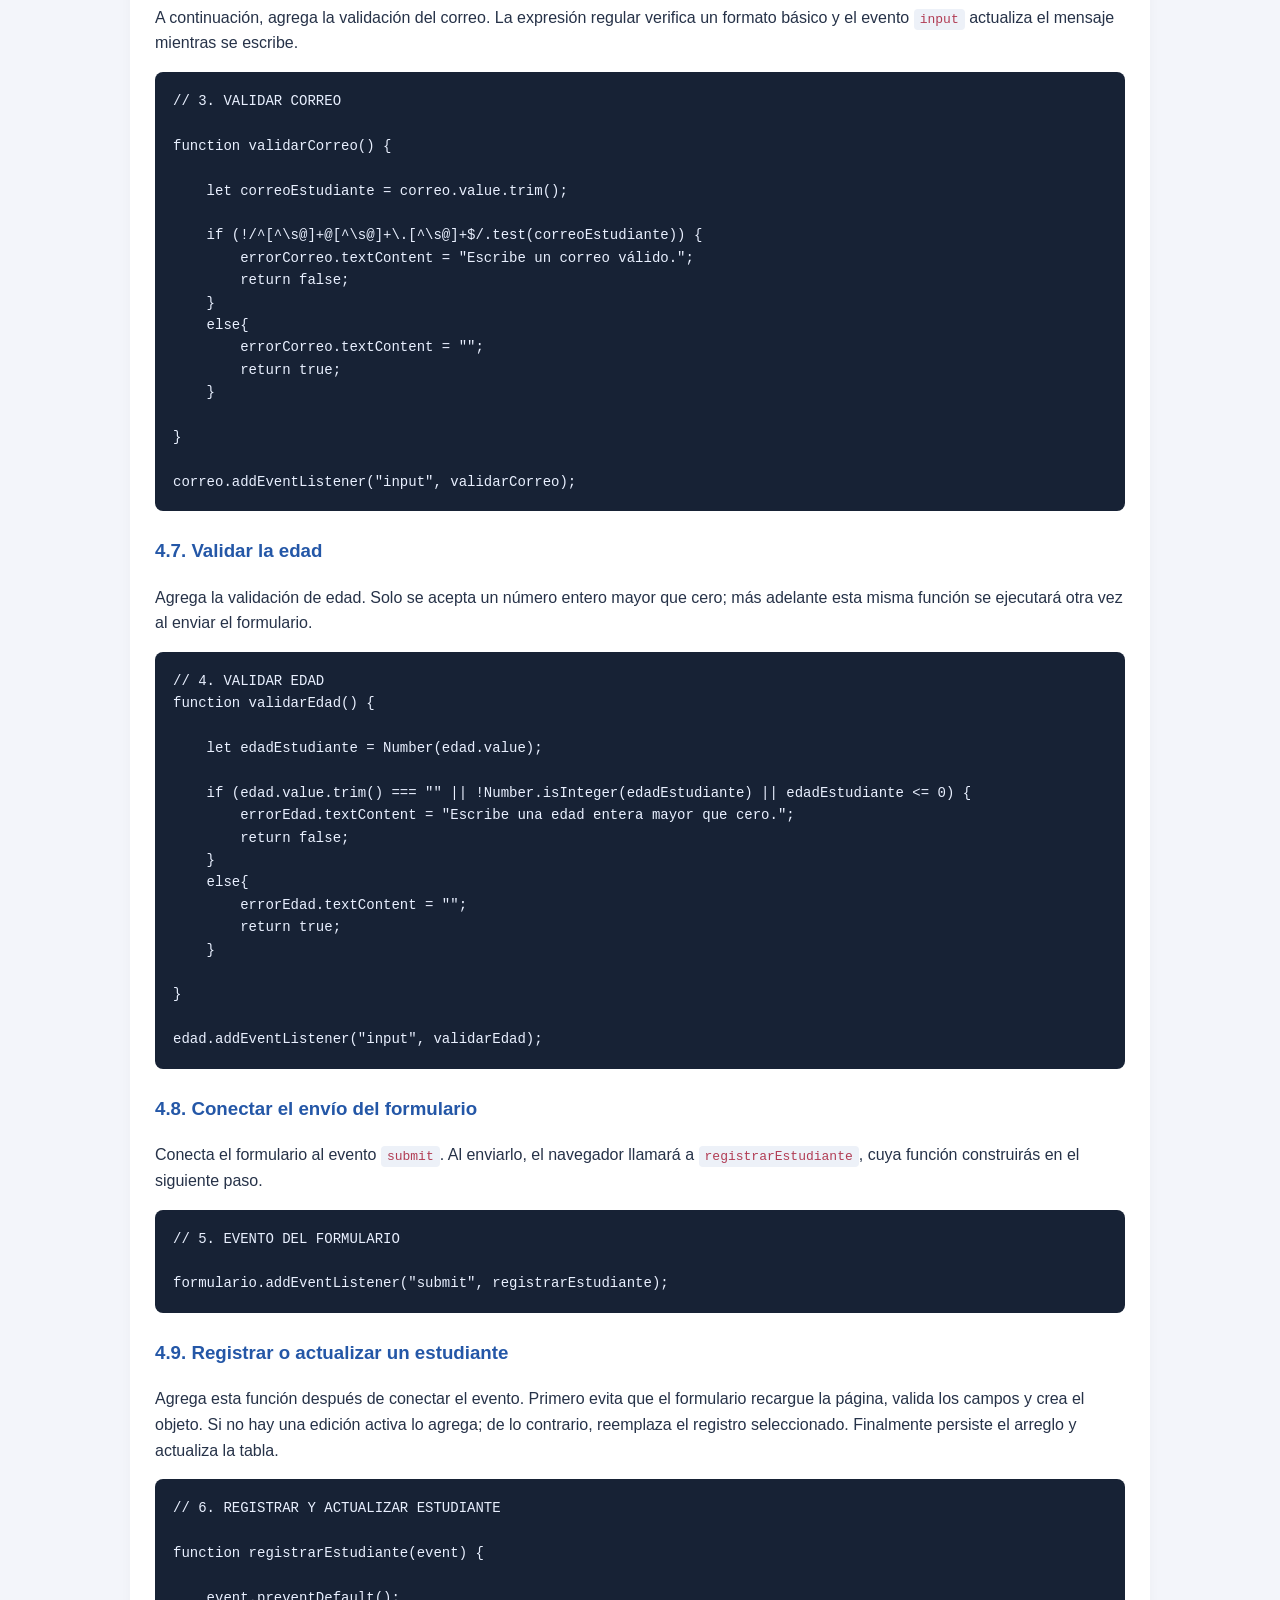
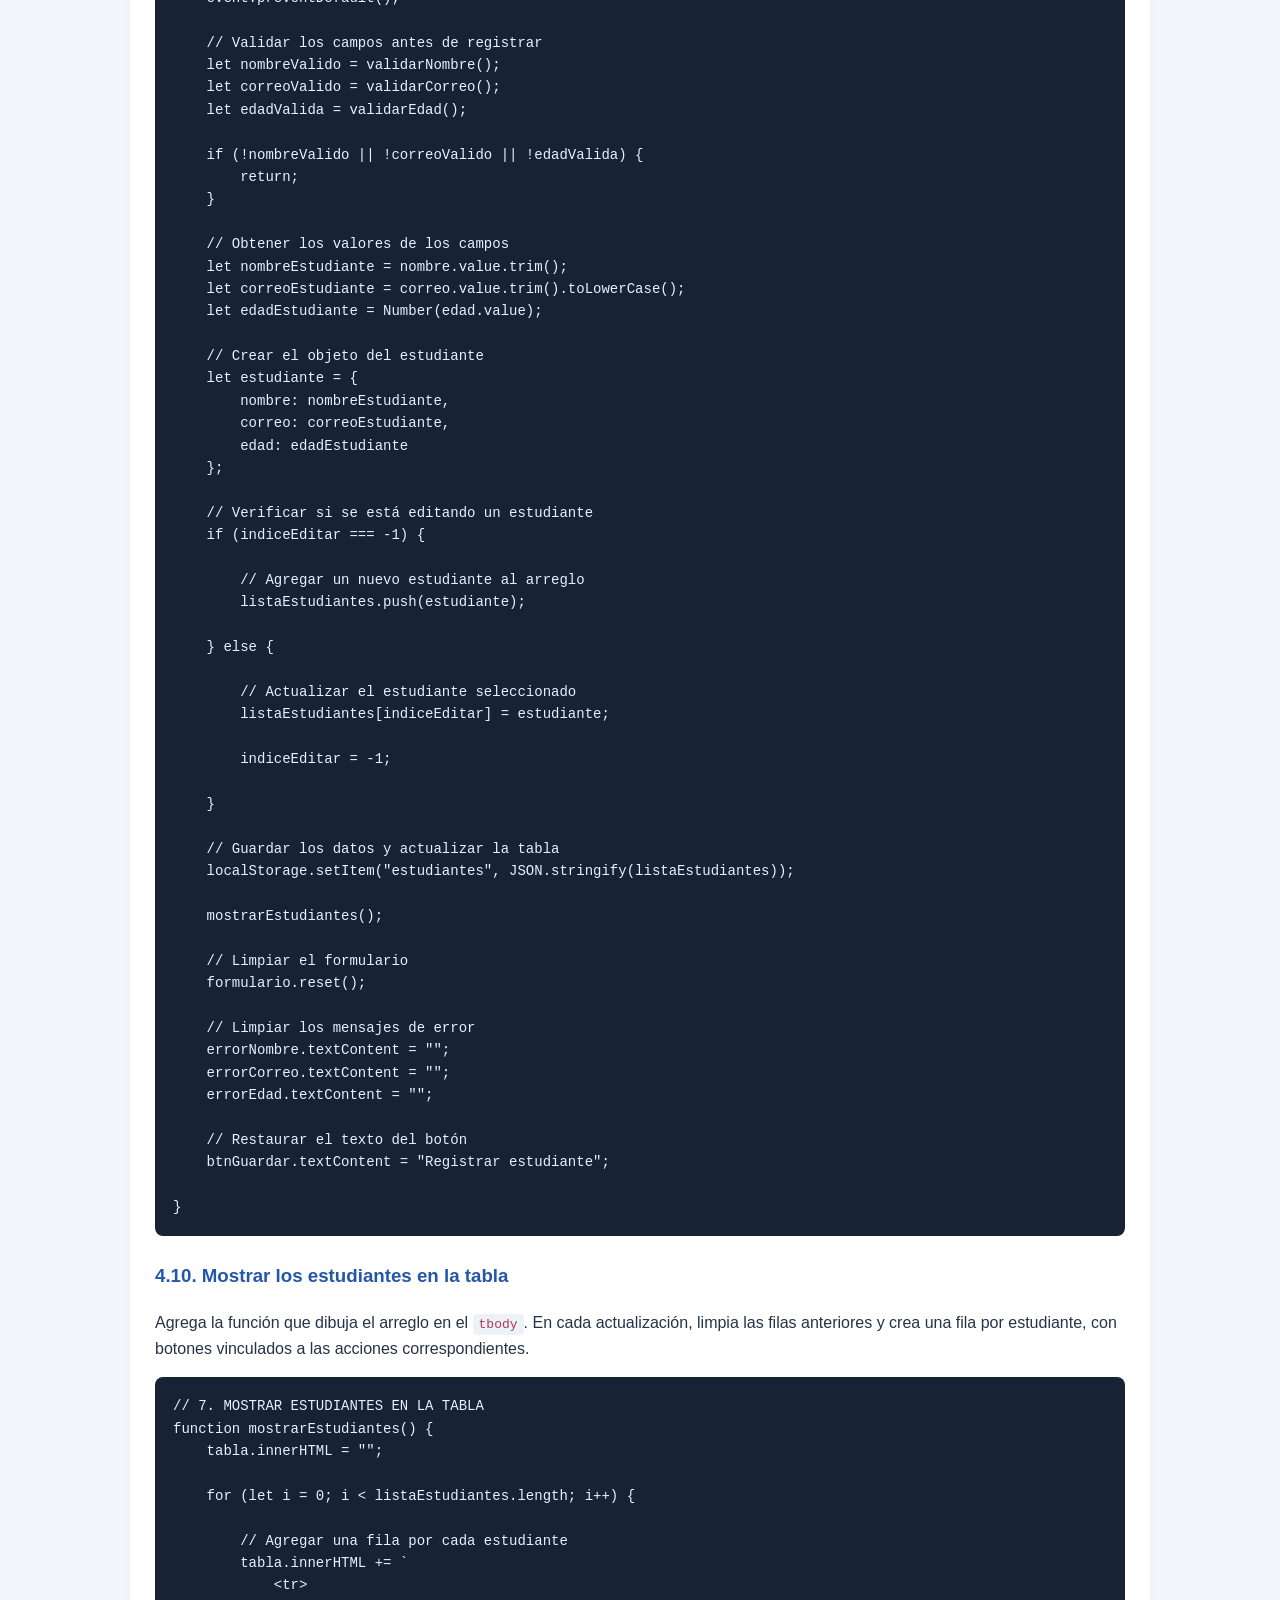
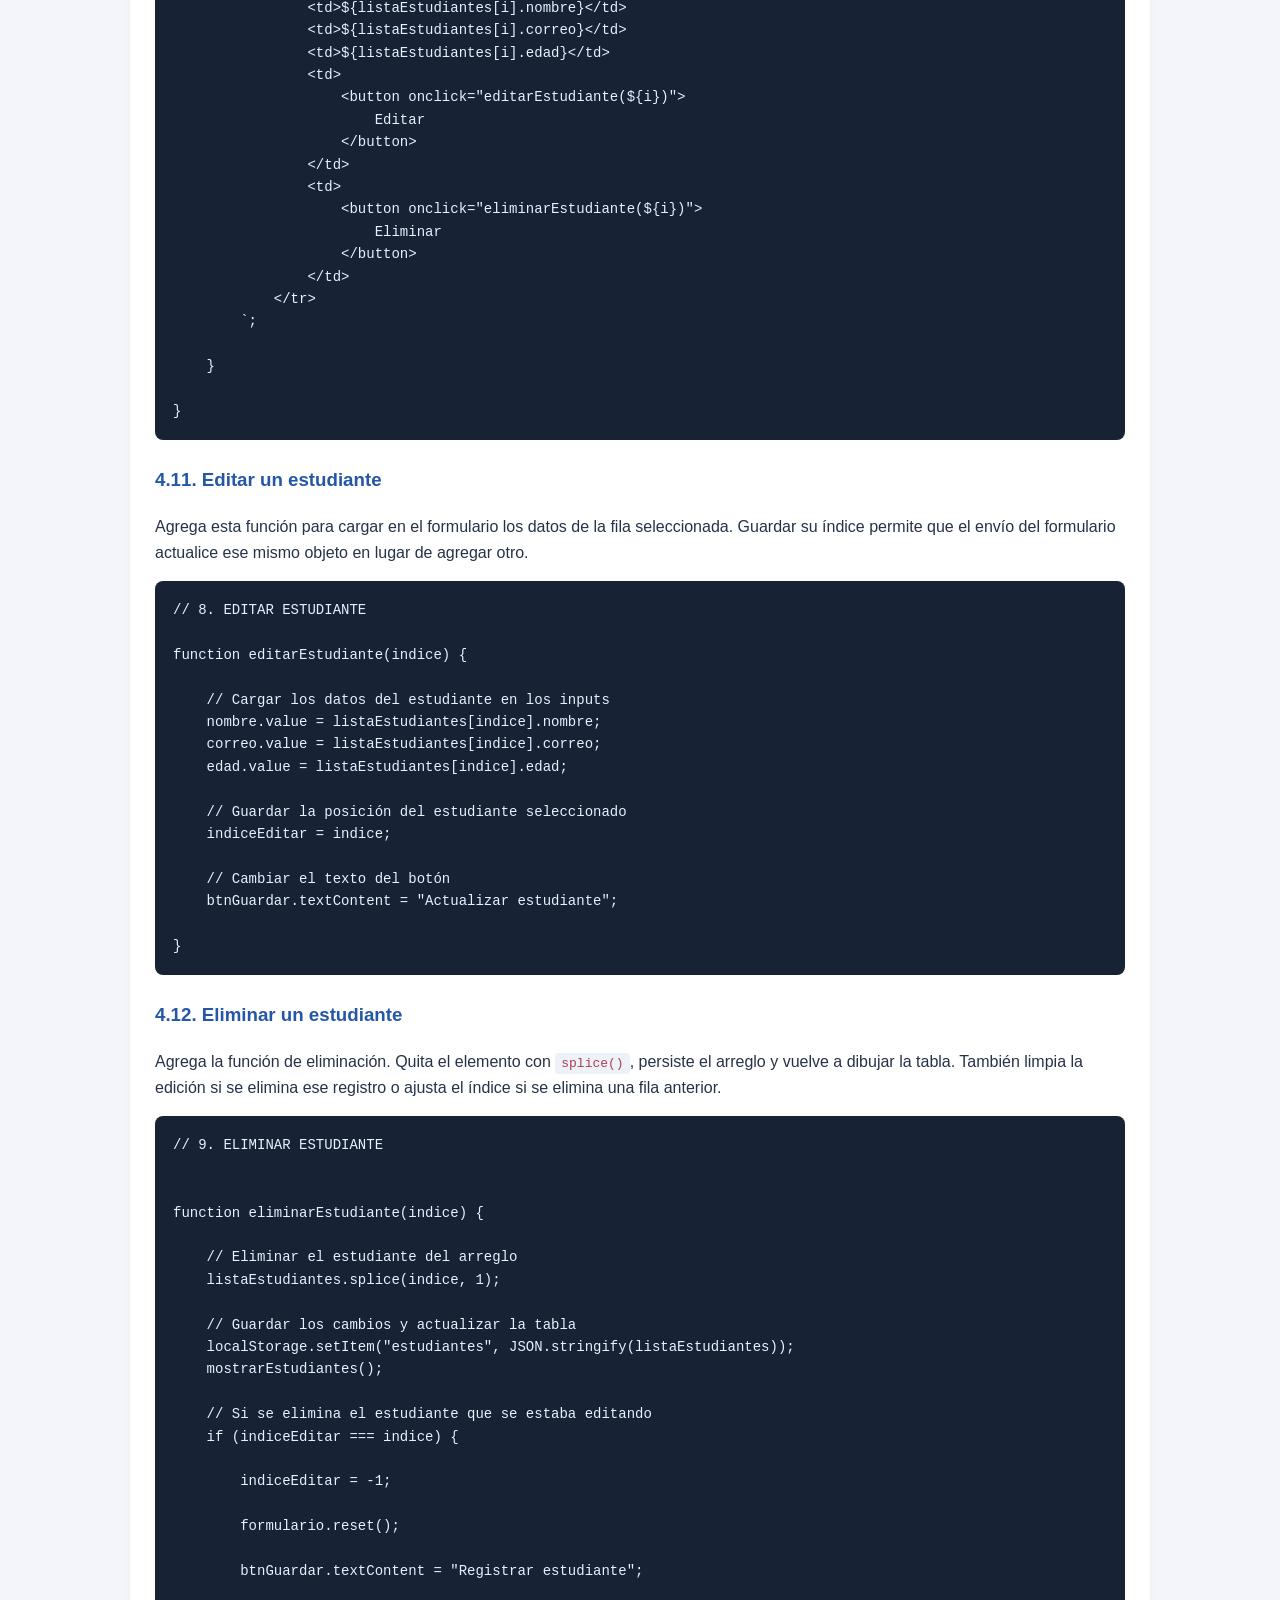
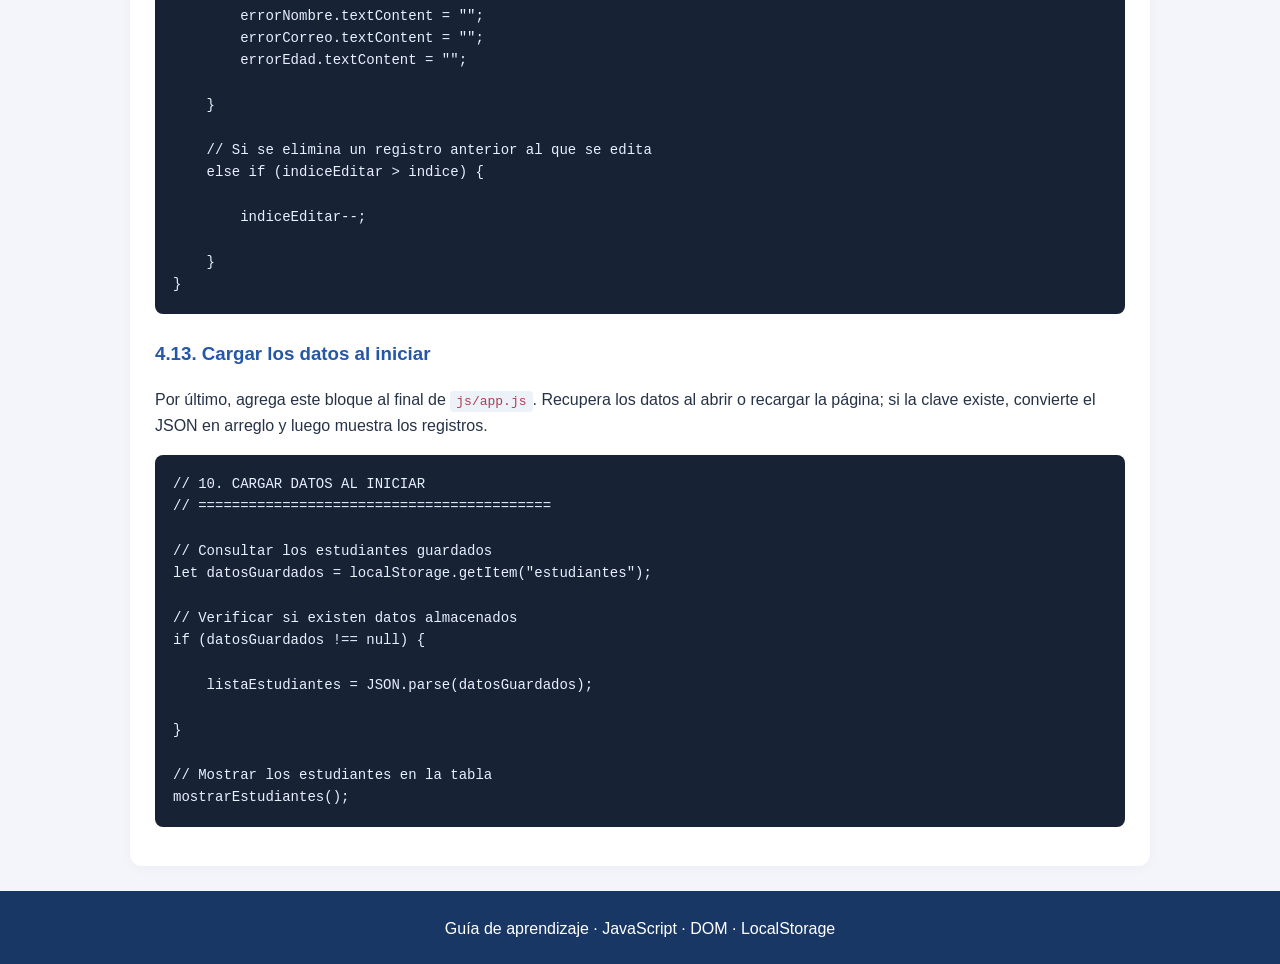
<file: proyecto.html>
<!DOCTYPE html>
<html lang="es">
<head>
    <meta charset="UTF-8">
    <meta name="viewport" content="width=device-width, initial-scale=1.0">
    <title>Proyecto CRUD de estudiantes con LocalStorage</title>

    <link rel="stylesheet" href="css/style.css">
</head>

<body>

<header>
    <h1>Proyecto guiado: CRUD de estudiantes</h1>
    <p>
        Construye paso a paso una aplicación para registrar,
        consultar, editar y eliminar estudiantes con HTML,
        JavaScript, el DOM y LocalStorage.
    </p>
</header>

<nav aria-label="Navegación del proyecto">
    <a href="index.html">Volver a la guía principal</a>
    <a href="index.html#metodos">Ejercicios de LocalStorage</a>
    <a href="#crud">Construcción del CRUD</a>
</nav>

<main>


<!-- ================================================= -->
<section id="crud">

    <h2>4. Construcción paso a paso: CRUD de estudiantes</h2>

    <p>
        Ahora vamos a integrar los conceptos anteriores
        en un proyecto que permita registrar, consultar,
        actualizar y eliminar estudiantes.
    </p>

    <h3>4.1. Estructura del proyecto</h3>
    <p>Crea una carpeta para el proyecto y dentro prepara estos archivos. En los siguientes pasos completarás cada uno en orden.</p>

    <pre><code>crud-localstorage/
│
├── index.html
│
├── css/
│   └── style.css
│
└── js/
    └── app.js</code></pre>

    <h3>4.2. Crear el formulario HTML</h3>
    <p>Abre <code>index.html</code> y, dentro del elemento <code>body</code>, agrega este formulario. Los campos y mensajes de error tienen identificadores que JavaScript utilizará en los pasos posteriores.</p>

    <pre><code>&lt;form id="formulario"&gt;

    &lt;label for="nombre"&gt;Nombre:&lt;/label&gt;
    &lt;input type="text" id="nombre"&gt;
    &lt;small id="errorNombre"&gt;&lt;/small&gt;

    &lt;label for="correo"&gt;Correo:&lt;/label&gt;
    &lt;input type="text" id="correo"&gt;
    &lt;small id="errorCorreo"&gt;&lt;/small&gt;

    &lt;label for="edad"&gt;Edad:&lt;/label&gt;
    &lt;input type="number" id="edad"&gt;
    &lt;small id="errorEdad"&gt;&lt;/small&gt;

    &lt;button type="submit" id="btnGuardar"&gt;
        Registrar estudiante
    &lt;/button&gt;

&lt;/form&gt;</code></pre>

    <h3>4.3. Crear la tabla HTML</h3>
    <p>Debajo del formulario, agrega una tabla con las columnas de cada dato y las acciones. El elemento <code>tbody</code> vacío será el destino de las filas que JavaScript construirá.</p>

    <pre><code>&lt;table&gt;

    &lt;thead&gt;
        &lt;tr&gt;
            &lt;th&gt;Nombre&lt;/th&gt;
            &lt;th&gt;Correo&lt;/th&gt;
            &lt;th&gt;Edad&lt;/th&gt;
            &lt;th&gt;Acciones&lt;/th&gt;
        &lt;/tr&gt;
    &lt;/thead&gt;

    &lt;tbody id="tablaEstudiantes"&gt;&lt;/tbody&gt;

&lt;/table&gt;</code></pre>

<h3>4.4. Crear las variables y el estado del proyecto</h3>
<p>En <code>js/app.js</code>, conecta los elementos que creaste en el HTML y prepara el arreglo que guardará los estudiantes. El índice <code>-1</code> indica que el formulario agregará un registro nuevo; un índice distinto se usará al editar.</p>
<pre><code>// 1. VARIABLES Y ESTADO
let formulario = document.getElementById(&quot;formulario&quot;);

let nombre = document.getElementById(&quot;nombre&quot;);
let correo = document.getElementById(&quot;correo&quot;);
let edad = document.getElementById(&quot;edad&quot;);

let errorNombre = document.getElementById(&quot;errorNombre&quot;);
let errorCorreo = document.getElementById(&quot;errorCorreo&quot;);
let errorEdad = document.getElementById(&quot;errorEdad&quot;);

let tabla = document.getElementById(&quot;tablaEstudiantes&quot;);
let btnGuardar = document.getElementById(&quot;btnGuardar&quot;);

let listaEstudiantes = [];

// Variable para controlar la edici&#243;n
let indiceEditar = -1;</code></pre>

<h3>4.5. Validar el nombre</h3>
<p>Agrega esta función después de las variables. Comprueba que el nombre no esté vacío y tenga al menos tres caracteres; el evento <code>input</code> la ejecuta mientras se escribe.</p>
<pre><code>// 2. VALIDAR NOMBRE

function validarNombre() {

    let nombreEstudiante = nombre.value.trim();

    if (nombreEstudiante === &quot;&quot;) {
        errorNombre.textContent = &quot;Escribe el nombre del estudiante.&quot;;
        return false;
    }
    else if (nombreEstudiante.length &lt; 3) {
        errorNombre.textContent = &quot;El nombre debe tener m&#237;nimo 3 caracteres.&quot;;
        return false;
    }
    else{
        errorNombre.textContent = &quot;&quot;;
        return true;
    }

}

nombre.addEventListener(&quot;input&quot;, validarNombre);</code></pre>

<h3>4.6. Validar el correo</h3>
<p>A continuación, agrega la validación del correo. La expresión regular verifica un formato básico y el evento <code>input</code> actualiza el mensaje mientras se escribe.</p>
<pre><code>// 3. VALIDAR CORREO

function validarCorreo() {

    let correoEstudiante = correo.value.trim();

    if (!/^[^\s@]+@[^\s@]+\.[^\s@]+$/.test(correoEstudiante)) {
        errorCorreo.textContent = &quot;Escribe un correo v&#225;lido.&quot;;
        return false;
    }
    else{
        errorCorreo.textContent = &quot;&quot;;
        return true;
    }

}

correo.addEventListener(&quot;input&quot;, validarCorreo);</code></pre>

<h3>4.7. Validar la edad</h3>
<p>Agrega la validación de edad. Solo se acepta un número entero mayor que cero; más adelante esta misma función se ejecutará otra vez al enviar el formulario.</p>
<pre><code>// 4. VALIDAR EDAD
function validarEdad() {

    let edadEstudiante = Number(edad.value);

    if (edad.value.trim() === &quot;&quot; || !Number.isInteger(edadEstudiante) || edadEstudiante &lt;= 0) {
        errorEdad.textContent = &quot;Escribe una edad entera mayor que cero.&quot;;
        return false;
    }
    else{
        errorEdad.textContent = &quot;&quot;;
        return true;
    }

}

edad.addEventListener(&quot;input&quot;, validarEdad);</code></pre>

<h3>4.8. Conectar el envío del formulario</h3>
<p>Conecta el formulario al evento <code>submit</code>. Al enviarlo, el navegador llamará a <code>registrarEstudiante</code>, cuya función construirás en el siguiente paso.</p>
<pre><code>// 5. EVENTO DEL FORMULARIO

formulario.addEventListener(&quot;submit&quot;, registrarEstudiante);</code></pre>

<h3>4.9. Registrar o actualizar un estudiante</h3>
<p>Agrega esta función después de conectar el evento. Primero evita que el formulario recargue la página, valida los campos y crea el objeto. Si no hay una edición activa lo agrega; de lo contrario, reemplaza el registro seleccionado. Finalmente persiste el arreglo y actualiza la tabla.</p>
<pre><code>// 6. REGISTRAR Y ACTUALIZAR ESTUDIANTE

function registrarEstudiante(event) {

    event.preventDefault();

    // Validar los campos antes de registrar
    let nombreValido = validarNombre();
    let correoValido = validarCorreo();
    let edadValida = validarEdad();

    if (!nombreValido || !correoValido || !edadValida) {
        return;
    }

    // Obtener los valores de los campos
    let nombreEstudiante = nombre.value.trim();
    let correoEstudiante = correo.value.trim().toLowerCase();
    let edadEstudiante = Number(edad.value);

    // Crear el objeto del estudiante
    let estudiante = {
        nombre: nombreEstudiante,
        correo: correoEstudiante,
        edad: edadEstudiante
    };

    // Verificar si se est&#225; editando un estudiante
    if (indiceEditar === -1) {

        // Agregar un nuevo estudiante al arreglo
        listaEstudiantes.push(estudiante);

    } else {

        // Actualizar el estudiante seleccionado
        listaEstudiantes[indiceEditar] = estudiante;

        indiceEditar = -1;

    }

    // Guardar los datos y actualizar la tabla
    localStorage.setItem(&quot;estudiantes&quot;, JSON.stringify(listaEstudiantes));

    mostrarEstudiantes();

    // Limpiar el formulario
    formulario.reset();

    // Limpiar los mensajes de error
    errorNombre.textContent = &quot;&quot;;
    errorCorreo.textContent = &quot;&quot;;
    errorEdad.textContent = &quot;&quot;;

    // Restaurar el texto del bot&#243;n
    btnGuardar.textContent = &quot;Registrar estudiante&quot;;

}</code></pre>

<h3>4.10. Mostrar los estudiantes en la tabla</h3>
<p>Agrega la función que dibuja el arreglo en el <code>tbody</code>. En cada actualización, limpia las filas anteriores y crea una fila por estudiante, con botones vinculados a las acciones correspondientes.</p>
<pre><code>// 7. MOSTRAR ESTUDIANTES EN LA TABLA
function mostrarEstudiantes() {
    tabla.innerHTML = &quot;&quot;;

    for (let i = 0; i &lt; listaEstudiantes.length; i++) {

        // Agregar una fila por cada estudiante
        tabla.innerHTML += `
            &lt;tr&gt;
                &lt;td&gt;${listaEstudiantes[i].nombre}&lt;/td&gt;
                &lt;td&gt;${listaEstudiantes[i].correo}&lt;/td&gt;
                &lt;td&gt;${listaEstudiantes[i].edad}&lt;/td&gt;
                &lt;td&gt;
                    &lt;button onclick=&quot;editarEstudiante(${i})&quot;&gt;
                        Editar
                    &lt;/button&gt;
                &lt;/td&gt;
                &lt;td&gt;
                    &lt;button onclick=&quot;eliminarEstudiante(${i})&quot;&gt;
                        Eliminar
                    &lt;/button&gt;
                &lt;/td&gt;
            &lt;/tr&gt;
        `;

    }

}</code></pre>

<h3>4.11. Editar un estudiante</h3>
<p>Agrega esta función para cargar en el formulario los datos de la fila seleccionada. Guardar su índice permite que el envío del formulario actualice ese mismo objeto en lugar de agregar otro.</p>
<pre><code>// 8. EDITAR ESTUDIANTE

function editarEstudiante(indice) {

    // Cargar los datos del estudiante en los inputs
    nombre.value = listaEstudiantes[indice].nombre;
    correo.value = listaEstudiantes[indice].correo;
    edad.value = listaEstudiantes[indice].edad;

    // Guardar la posici&#243;n del estudiante seleccionado
    indiceEditar = indice;

    // Cambiar el texto del bot&#243;n
    btnGuardar.textContent = &quot;Actualizar estudiante&quot;;

}
</code></pre>

<h3>4.12. Eliminar un estudiante</h3>
<p>Agrega la función de eliminación. Quita el elemento con <code>splice()</code>, persiste el arreglo y vuelve a dibujar la tabla. También limpia la edición si se elimina ese registro o ajusta el índice si se elimina una fila anterior.</p>
<pre><code>// 9. ELIMINAR ESTUDIANTE


function eliminarEstudiante(indice) {

    // Eliminar el estudiante del arreglo
    listaEstudiantes.splice(indice, 1);

    // Guardar los cambios y actualizar la tabla
    localStorage.setItem(&quot;estudiantes&quot;, JSON.stringify(listaEstudiantes));
    mostrarEstudiantes();

    // Si se elimina el estudiante que se estaba editando
    if (indiceEditar === indice) {

        indiceEditar = -1;

        formulario.reset();

        btnGuardar.textContent = &quot;Registrar estudiante&quot;;

        errorNombre.textContent = &quot;&quot;;
        errorCorreo.textContent = &quot;&quot;;
        errorEdad.textContent = &quot;&quot;;

    }

    // Si se elimina un registro anterior al que se edita
    else if (indiceEditar &gt; indice) {

        indiceEditar--;

    }
}
</code></pre>

<h3>4.13. Cargar los datos al iniciar</h3>
<p>Por último, agrega este bloque al final de <code>js/app.js</code>. Recupera los datos al abrir o recargar la página; si la clave existe, convierte el JSON en arreglo y luego muestra los registros.</p>
<pre><code>// 10. CARGAR DATOS AL INICIAR
// ==========================================

// Consultar los estudiantes guardados
let datosGuardados = localStorage.getItem(&quot;estudiantes&quot;);

// Verificar si existen datos almacenados
if (datosGuardados !== null) {

    listaEstudiantes = JSON.parse(datosGuardados);

}

// Mostrar los estudiantes en la tabla
mostrarEstudiantes();</code></pre>

    </section>


</main>

<footer>
    Guía de aprendizaje · JavaScript · DOM · LocalStorage
</footer>

<script>
    function bloquearPortapapeles(evento) {
        evento.preventDefault();
    }

    document.addEventListener("copy", bloquearPortapapeles);
    document.addEventListener("cut", bloquearPortapapeles);
    document.addEventListener("paste", bloquearPortapapeles);
    document.addEventListener("contextmenu", bloquearPortapapeles);

    document.addEventListener("keydown", function (evento) {
        if ((evento.ctrlKey || evento.metaKey) && ["c", "v", "x"].includes(evento.key.toLowerCase())) {
            evento.preventDefault();
        }
    });
</script>

</body>
</html>
</file>
<file: css/style.css>
* {
            box-sizing: border-box;
        }

        body {
            margin: 0;
            font-family: Arial, sans-serif;
            background: #f3f5fa;
            color: #263248;
            line-height: 1.6;
        }

        header {
            background: #193765;
            color: white;
            padding: 45px 20px;
            text-align: center;
        }

        header h1 {
            margin: 0;
            font-size: 32px;
        }

        header p {
            max-width: 750px;
            margin: 12px auto;
        }

        nav {
            background: white;
            padding: 15px;
            display: flex;
            gap: 15px;
            justify-content: center;
            flex-wrap: wrap;
            position: sticky;
            top: 0;
            z-index: 10;
            border-bottom: 1px solid #ddd;
        }

        nav a {
            text-decoration: none;
            color: #2457a7;
            font-weight: bold;
            font-size: 14px;
        }

        main {
            max-width: 1050px;
            margin: 25px auto;
            padding: 0 15px;
        }

        section {
            background: white;
            padding: 25px;
            border-radius: 12px;
            margin-bottom: 22px;
            box-shadow: 0 3px 12px #00000008;
        }

        h2 {
            color: #193765;
            border-bottom: 2px solid #e4eaf4;
            padding-bottom: 10px;
        }

        h3 {
            color: #2457a7;
            margin-top: 25px;
        }

        .nota {
            background: #eaf1ff;
            border-left: 4px solid #2457a7;
            padding: 12px;
            margin: 15px 0;
        }

        .alerta {
            background: #fff4df;
            border-left: 4px solid #d99524;
            padding: 12px;
            margin: 15px 0;
        }

        .ejercicio {
            background: #f8faff;
            border: 1px solid #dce5f2;
            padding: 18px;
            border-radius: 10px;
            margin: 18px 0;
        }

        pre {
            background: #172235;
            color: #e9f0ff;
            padding: 18px;
            border-radius: 8px;
            overflow-x: auto;
            font-size: 14px;
            line-height: 1.6;
        }

        code {
            background: #edf1f8;
            padding: 3px 6px;
            border-radius: 4px;
            color: #b13c54;
        }

        pre code {
            background: none;
            color: inherit;
            padding: 0;
        }

        label {
            display: block;
            font-weight: bold;
            margin-top: 12px;
        }

        input {
            width: 100%;
            padding: 10px;
            margin-top: 5px;
            border: 1px solid #bdc8d9;
            border-radius: 6px;
            font-size: 15px;
        }

        input:focus {
            outline: 2px solid #2457a744;
            border-color: #2457a7;
        }

        input.invalido {
            border: 2px solid #d33;
        }

        input.valido {
            border: 2px solid #16834a;
        }

        button {
            background: #2457a7;
            color: white;
            border: none;
            padding: 10px 16px;
            border-radius: 6px;
            cursor: pointer;
            margin-top: 12px;
            margin-right: 5px;
        }

        button:hover {
            opacity: .85;
        }

        button.eliminar {
            background: #c43b3b;
        }

        button.editar {
            background: #16834a;
        }

        button.secundario {
            background: #64748b;
        }

        .resultado {
            background: #edf2f8;
            padding: 12px;
            border-radius: 6px;
            margin-top: 12px;
            min-height: 40px;
            overflow-wrap: anywhere;
        }

        .mensaje {
            font-size: 13px;
            color: #c43b3b;
        }

        table {
            width: 100%;
            border-collapse: collapse;
            margin-top: 18px;
        }

        th, td {
            border: 1px solid #dce3ed;
            padding: 10px;
            text-align: left;
        }

        th {
            background: #eaf1ff;
            color: #193765;
        }

        .tabla-contenedor {
            overflow-x: auto;
        }

        footer {
            background: #193765;
            color: white;
            text-align: center;
            padding: 25px;
        }

        @media(max-width:600px) {
            header h1 {
                font-size: 25px;
            }

            section {
                padding: 17px;
            }

            nav {
                justify-content: flex-start;
            }
        }
</file>
<file: compuestudio/css/style.css>
* {
            box-sizing: border-box;
        }

        body {
            margin: 0;
            font-family: Arial, sans-serif;
            background: #f3f5fa;
            color: #263248;
            line-height: 1.6;
        }

        header {
            background: #193765;
            color: white;
            padding: 45px 20px;
            text-align: center;
        }

        header h1 {
            margin: 0;
            font-size: 32px;
        }

        header p {
            max-width: 750px;
            margin: 12px auto;
        }

        nav {
            background: white;
            padding: 15px;
            display: flex;
            gap: 15px;
            justify-content: center;
            flex-wrap: wrap;
            position: sticky;
            top: 0;
            z-index: 10;
            border-bottom: 1px solid #ddd;
        }

        nav a {
            text-decoration: none;
            color: #2457a7;
            font-weight: bold;
            font-size: 14px;
        }

        main {
            max-width: 1050px;
            margin: 25px auto;
            padding: 0 15px;
        }

        section {
            background: white;
            padding: 25px;
            border-radius: 12px;
            margin-bottom: 22px;
            box-shadow: 0 3px 12px #00000008;
        }

        h2 {
            color: #193765;
            border-bottom: 2px solid #e4eaf4;
            padding-bottom: 10px;
        }

        h3 {
            color: #2457a7;
            margin-top: 25px;
        }

        .nota {
            background: #eaf1ff;
            border-left: 4px solid #2457a7;
            padding: 12px;
            margin: 15px 0;
        }

        .alerta {
            background: #fff4df;
            border-left: 4px solid #d99524;
            padding: 12px;
            margin: 15px 0;
        }

        .ejercicio {
            background: #f8faff;
            border: 1px solid #dce5f2;
            padding: 18px;
            border-radius: 10px;
            margin: 18px 0;
        }

        pre {
            background: #172235;
            color: #e9f0ff;
            padding: 18px;
            border-radius: 8px;
            overflow-x: auto;
            font-size: 14px;
            line-height: 1.6;
        }

        code {
            background: #edf1f8;
            padding: 3px 6px;
            border-radius: 4px;
            color: #b13c54;
        }

        pre code {
            background: none;
            color: inherit;
            padding: 0;
        }

        label {
            display: block;
            font-weight: bold;
            margin-top: 12px;
        }

        input {
            width: 100%;
            padding: 10px;
            margin-top: 5px;
            border: 1px solid #bdc8d9;
            border-radius: 6px;
            font-size: 15px;
        }

        input:focus {
            outline: 2px solid #2457a744;
            border-color: #2457a7;
        }

        input.invalido {
            border: 2px solid #d33;
        }

        input.valido {
            border: 2px solid #16834a;
        }

        button {
            background: #2457a7;
            color: white;
            border: none;
            padding: 10px 16px;
            border-radius: 6px;
            cursor: pointer;
            margin-top: 12px;
            margin-right: 5px;
        }

        button:hover {
            opacity: .85;
        }

        button.eliminar {
            background: #c43b3b;
        }

        button.editar {
            background: #16834a;
        }

        button.secundario {
            background: #64748b;
        }

        .resultado {
            background: #edf2f8;
            padding: 12px;
            border-radius: 6px;
            margin-top: 12px;
            min-height: 40px;
            overflow-wrap: anywhere;
        }

        .mensaje {
            font-size: 13px;
            color: #c43b3b;
        }

        table {
            width: 100%;
            border-collapse: collapse;
            margin-top: 18px;
        }

        th, td {
            border: 1px solid #dce3ed;
            padding: 10px;
            text-align: left;
        }

        th {
            background: #eaf1ff;
            color: #193765;
        }

        .tabla-contenedor {
            overflow-x: auto;
        }

        footer {
            background: #193765;
            color: white;
            text-align: center;
            padding: 25px;
        }

        @media(max-width:600px) {
            header h1 {
                font-size: 25px;
            }

            section {
                padding: 17px;
            }

            nav {
                justify-content: flex-start;
            }
        }
</file>
